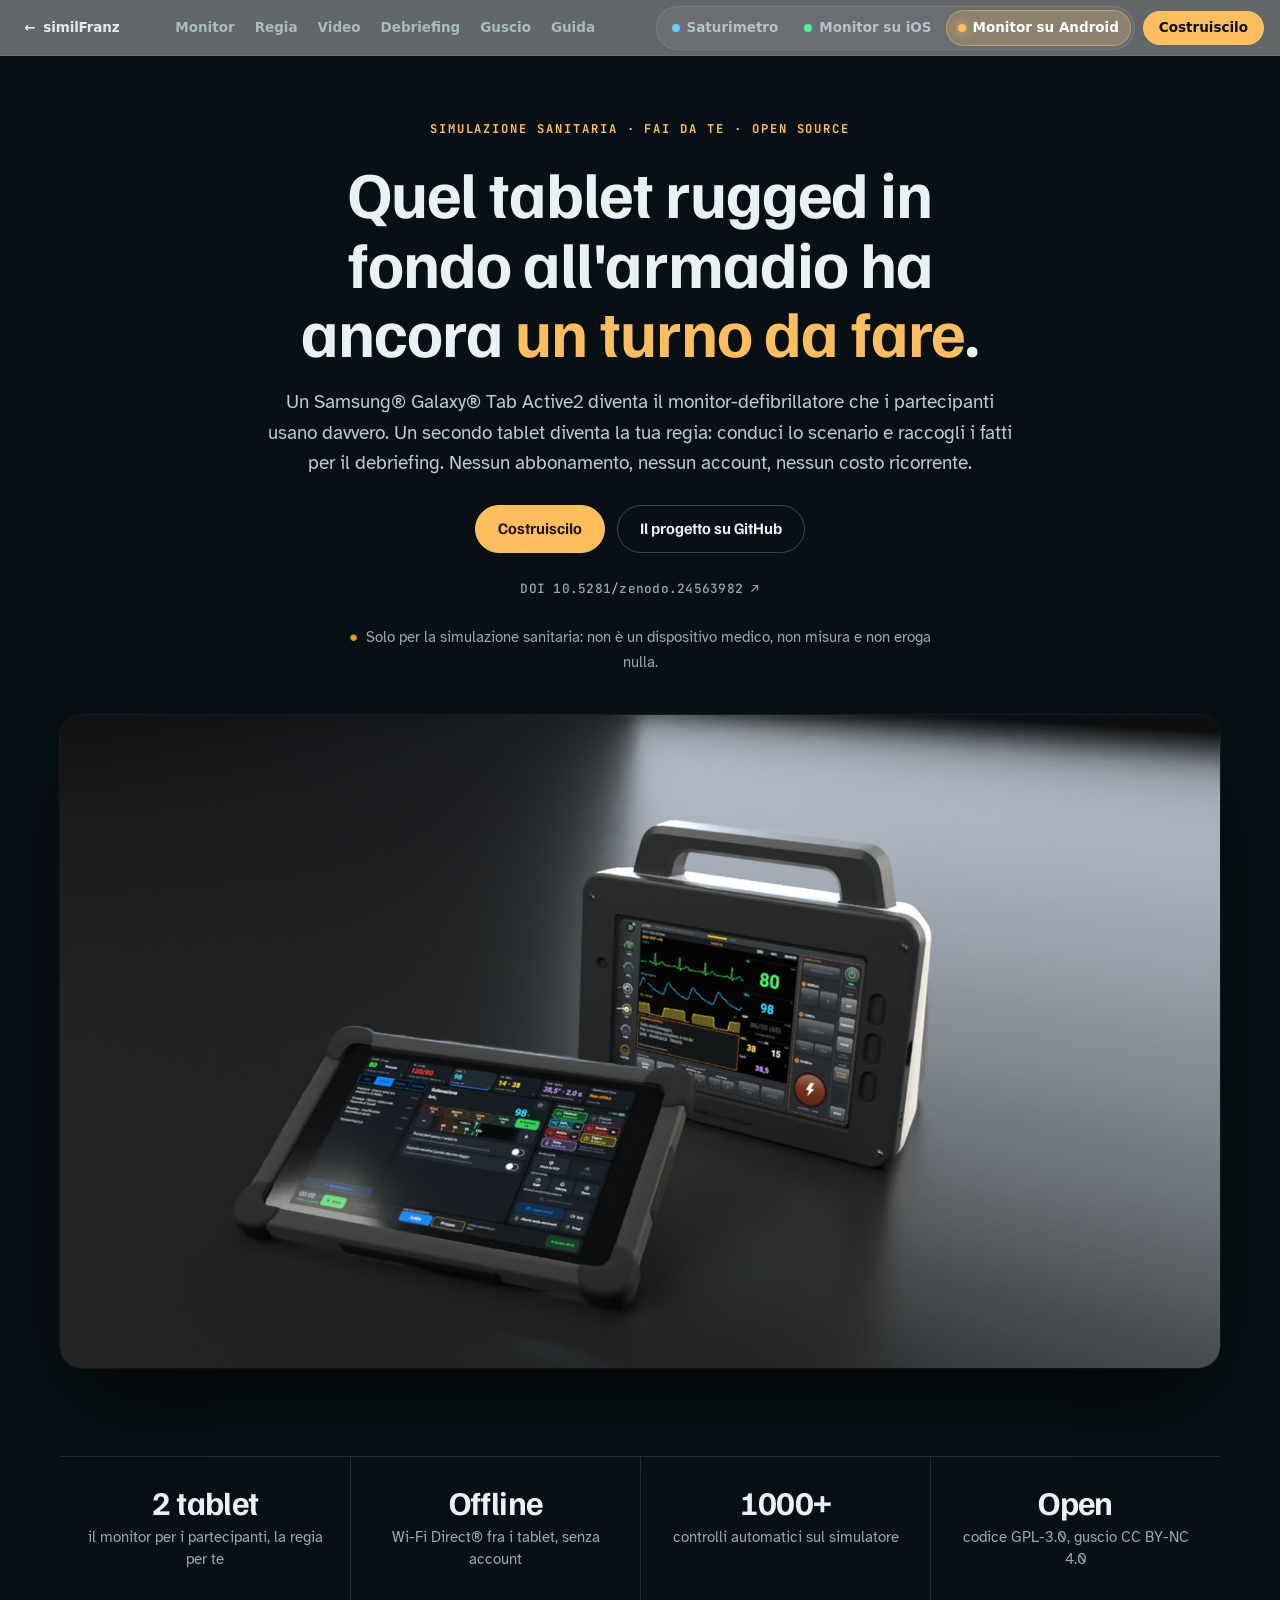
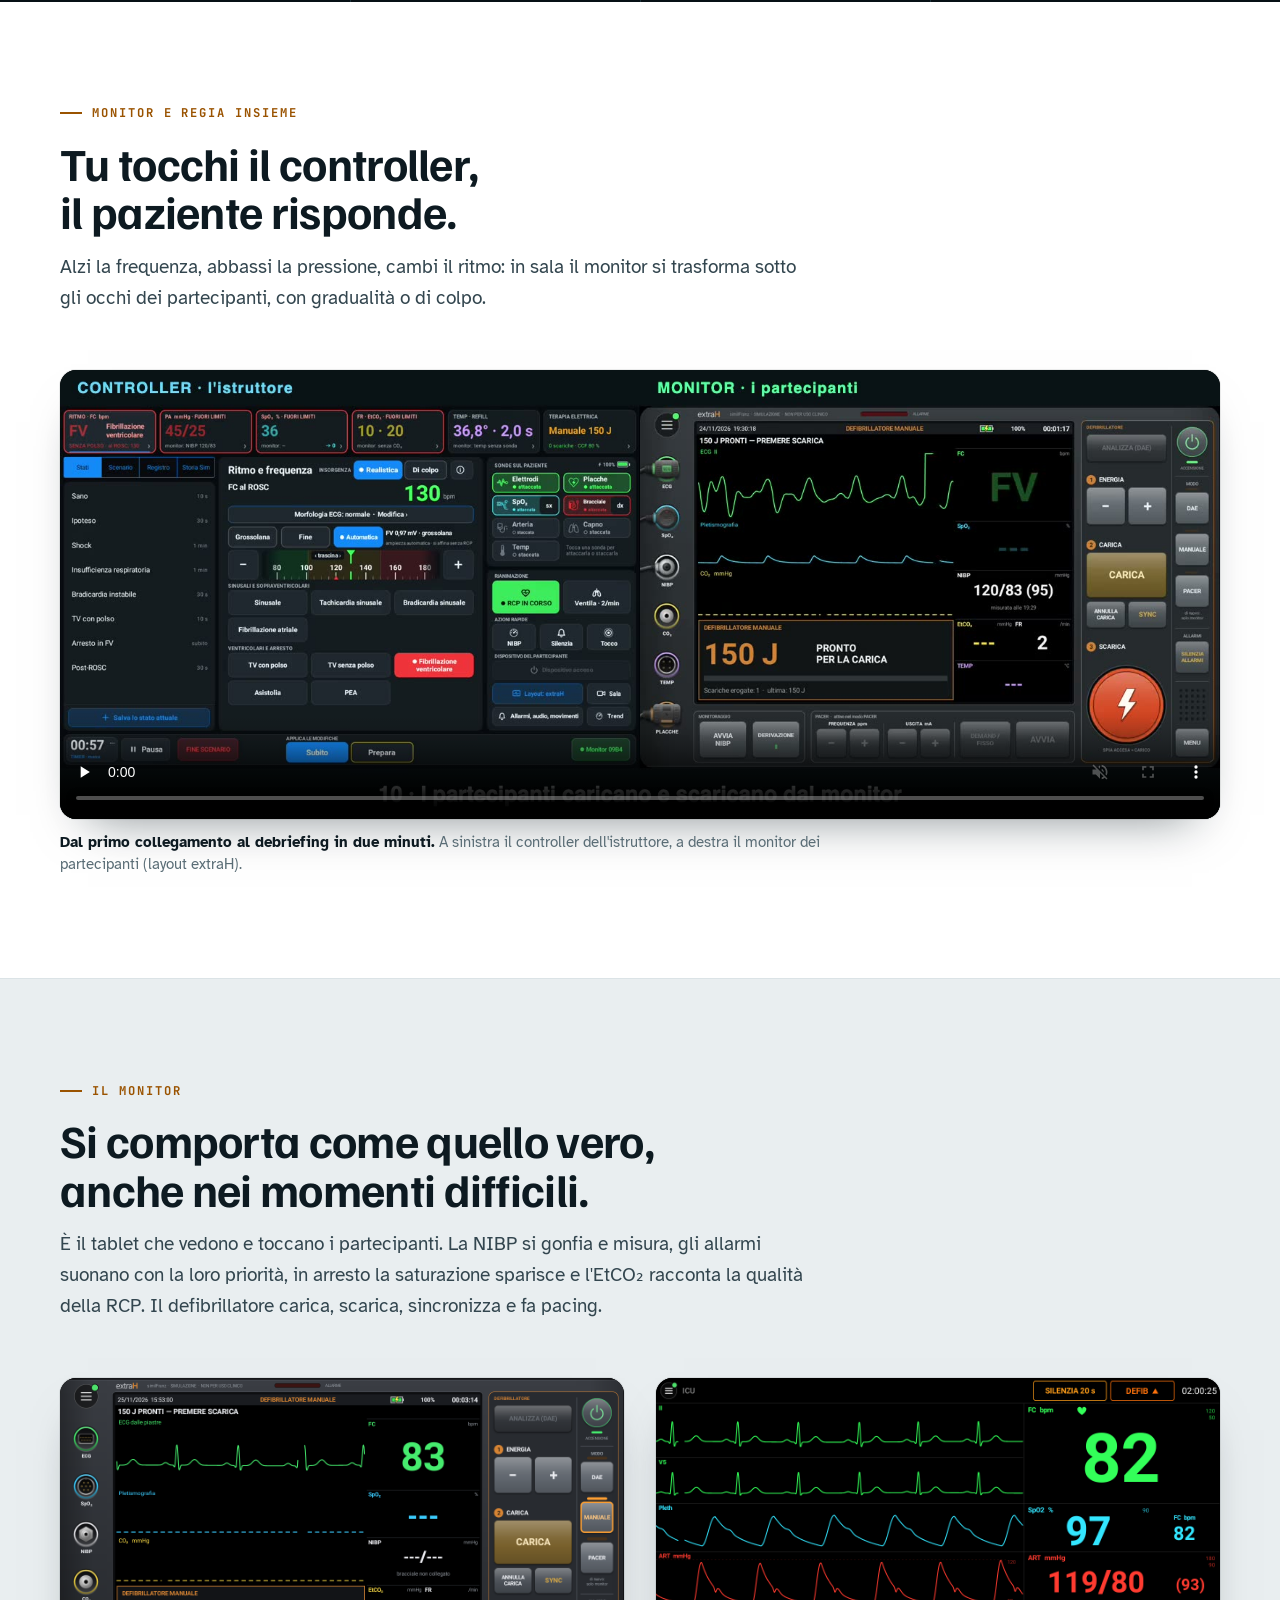
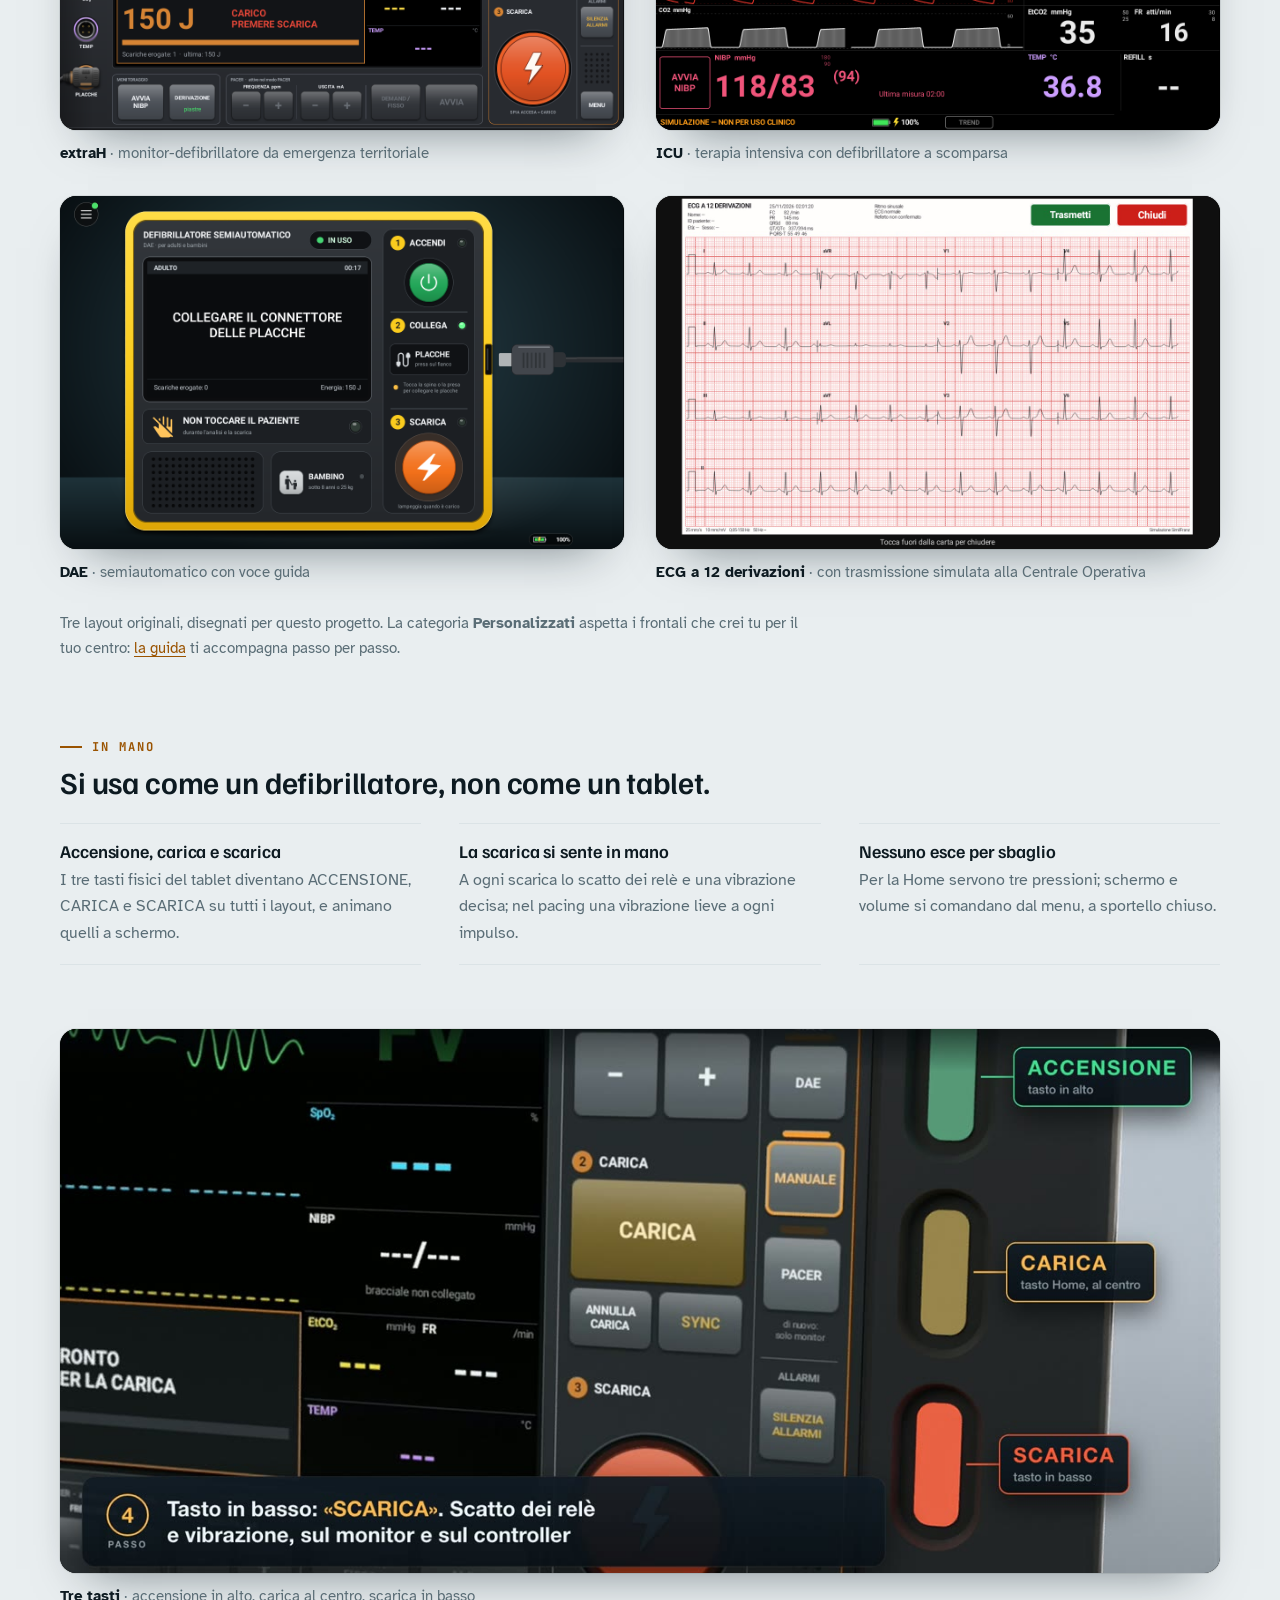
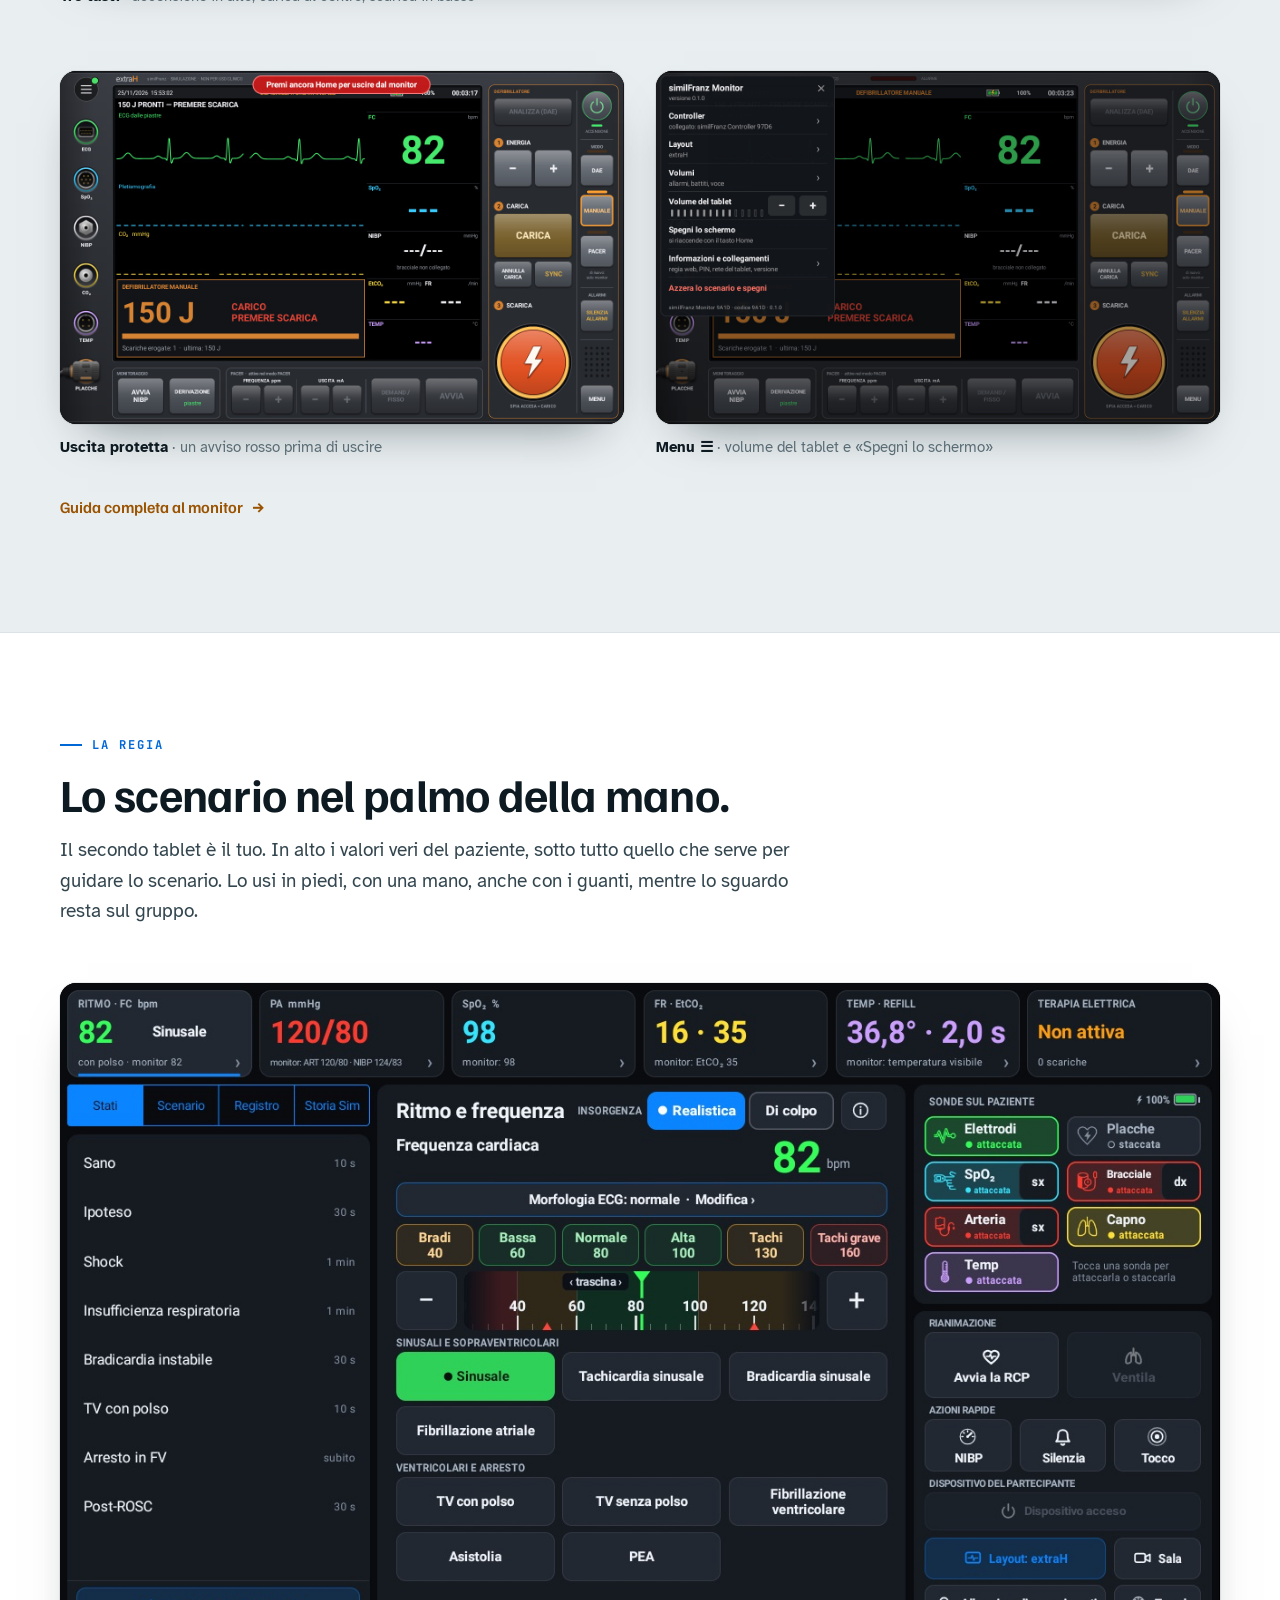
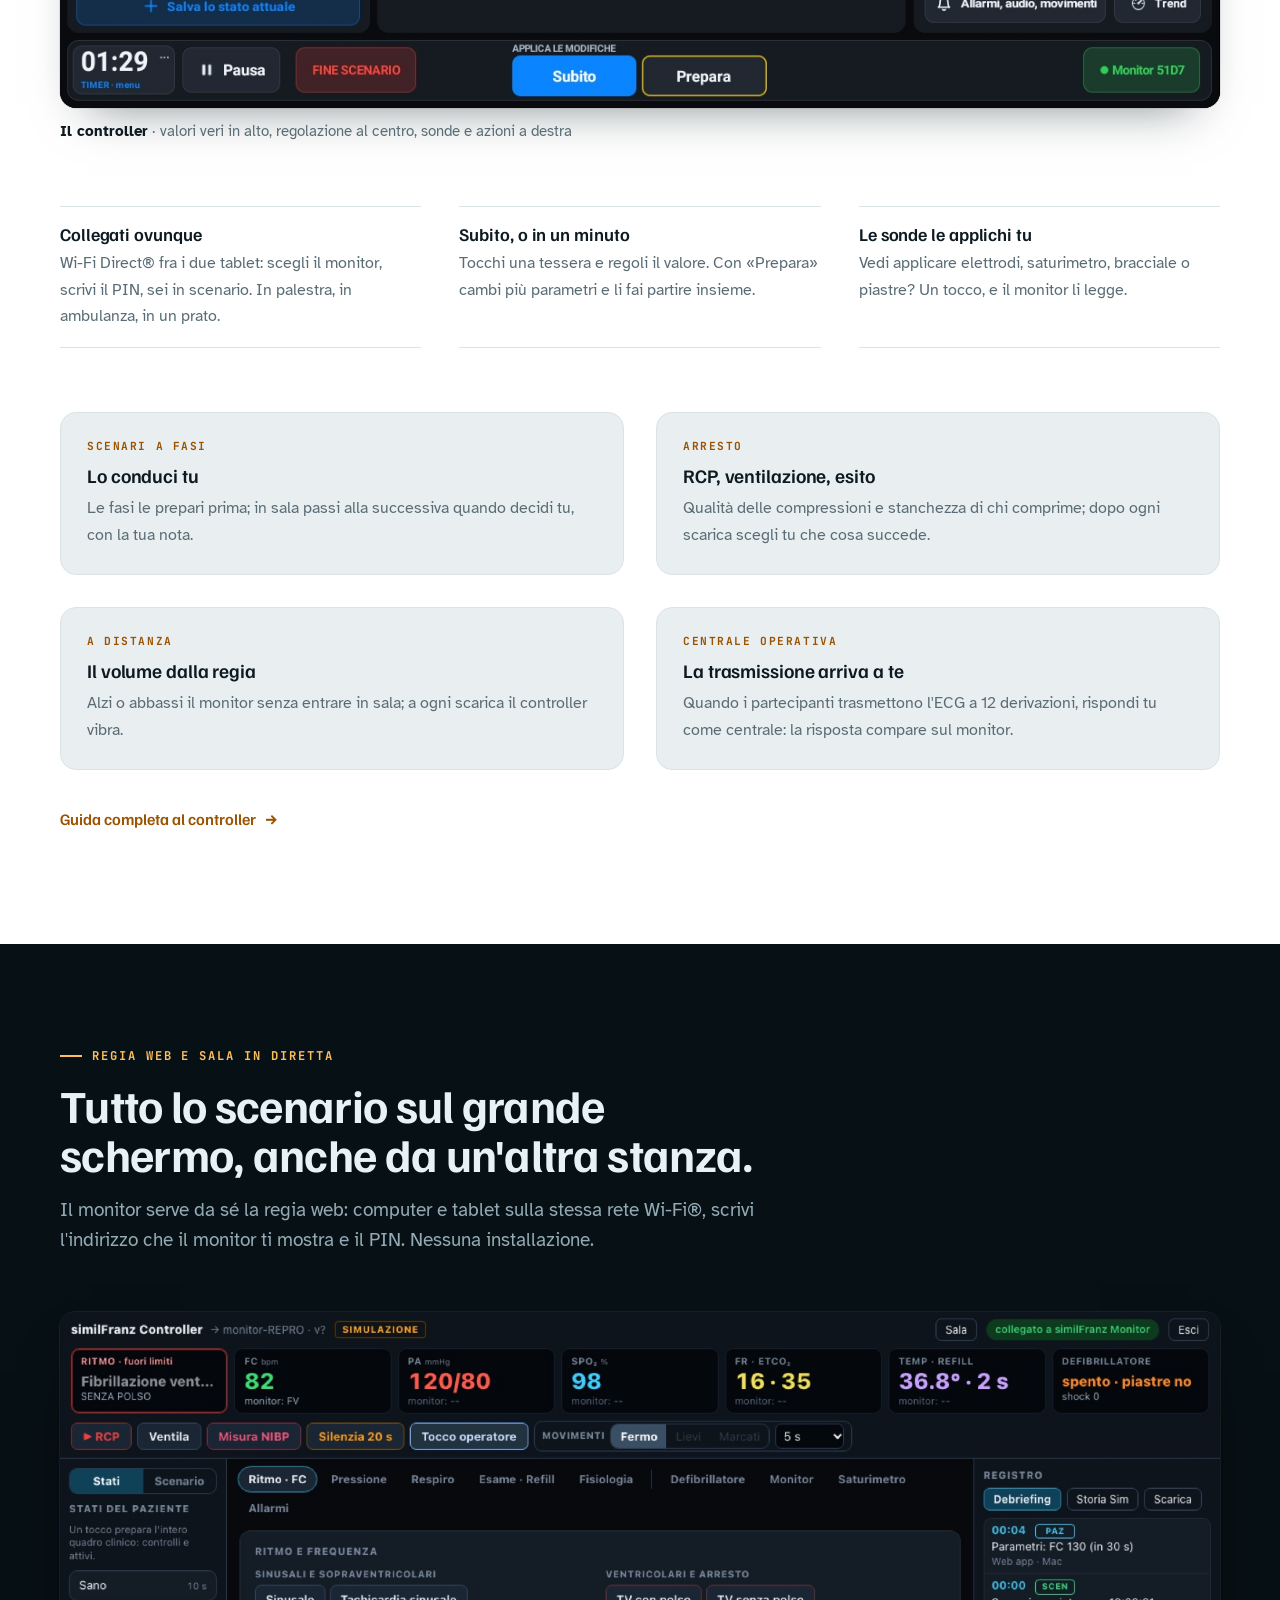
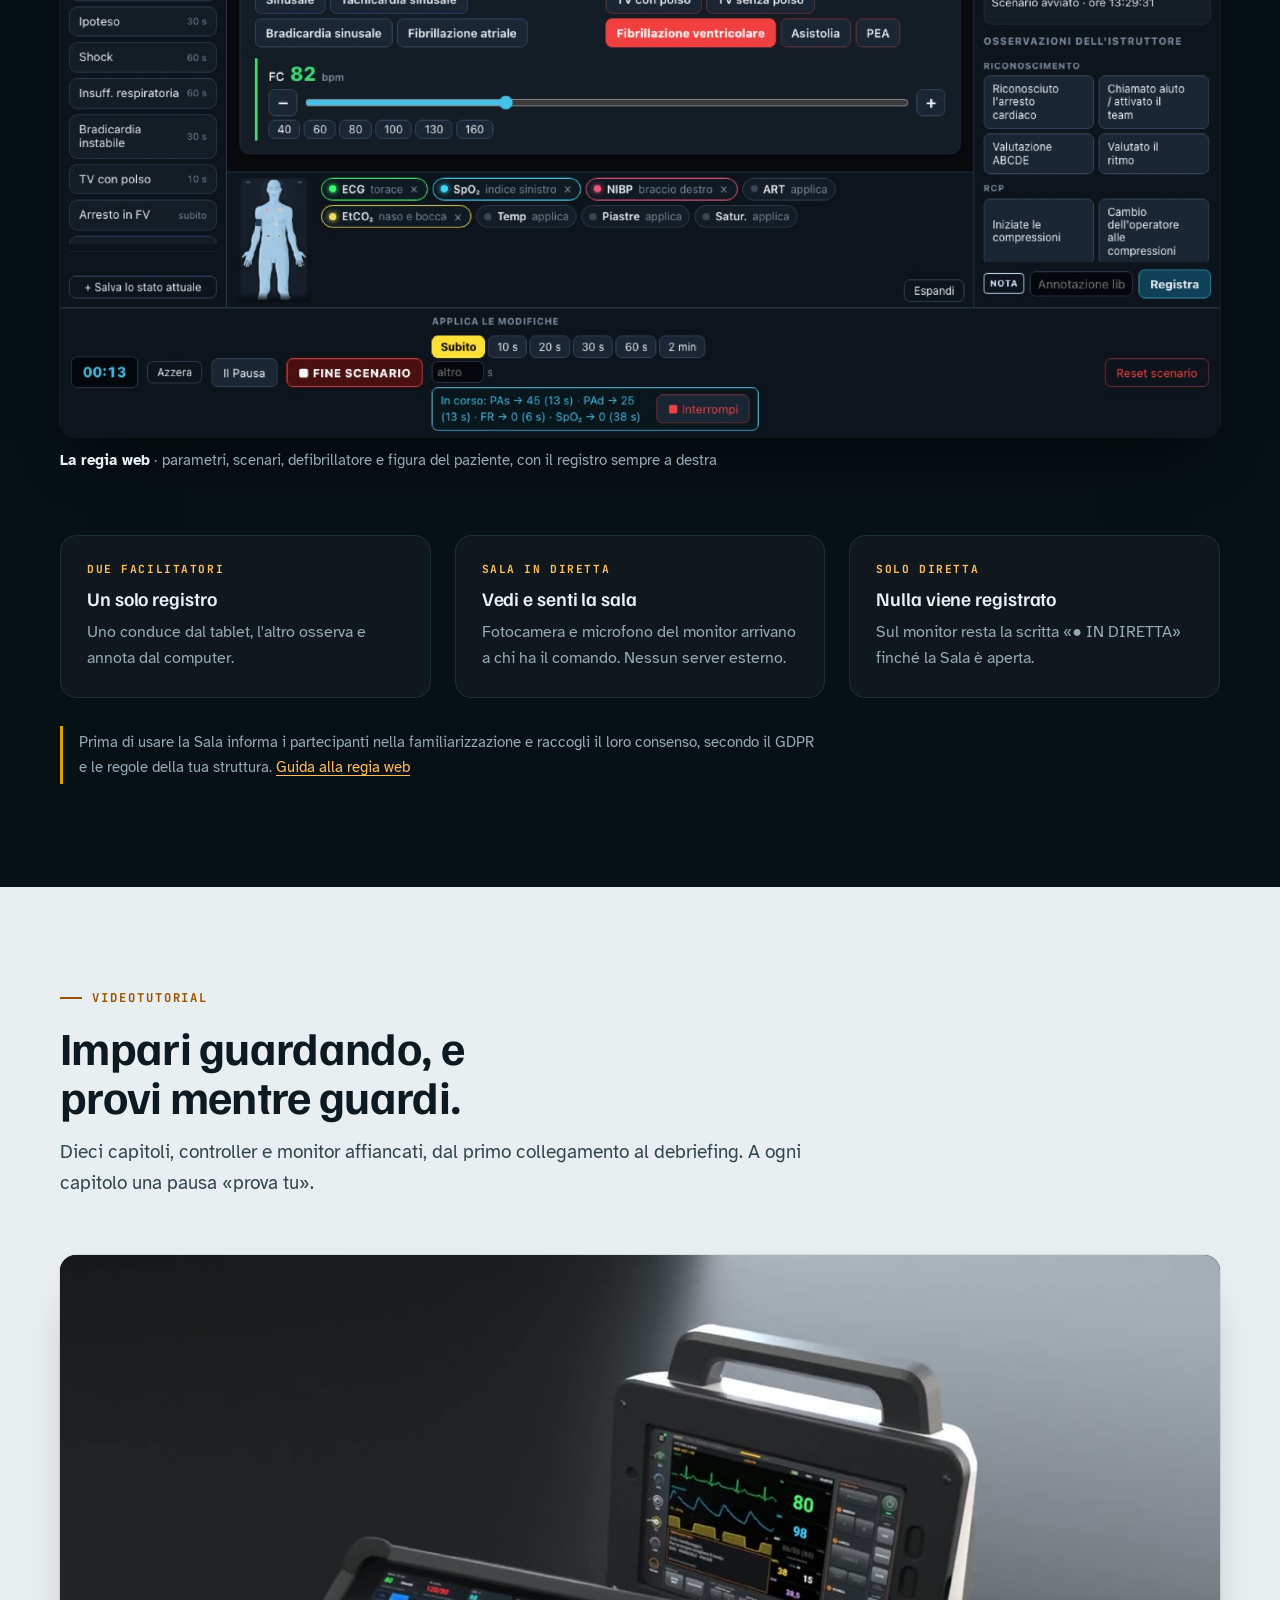
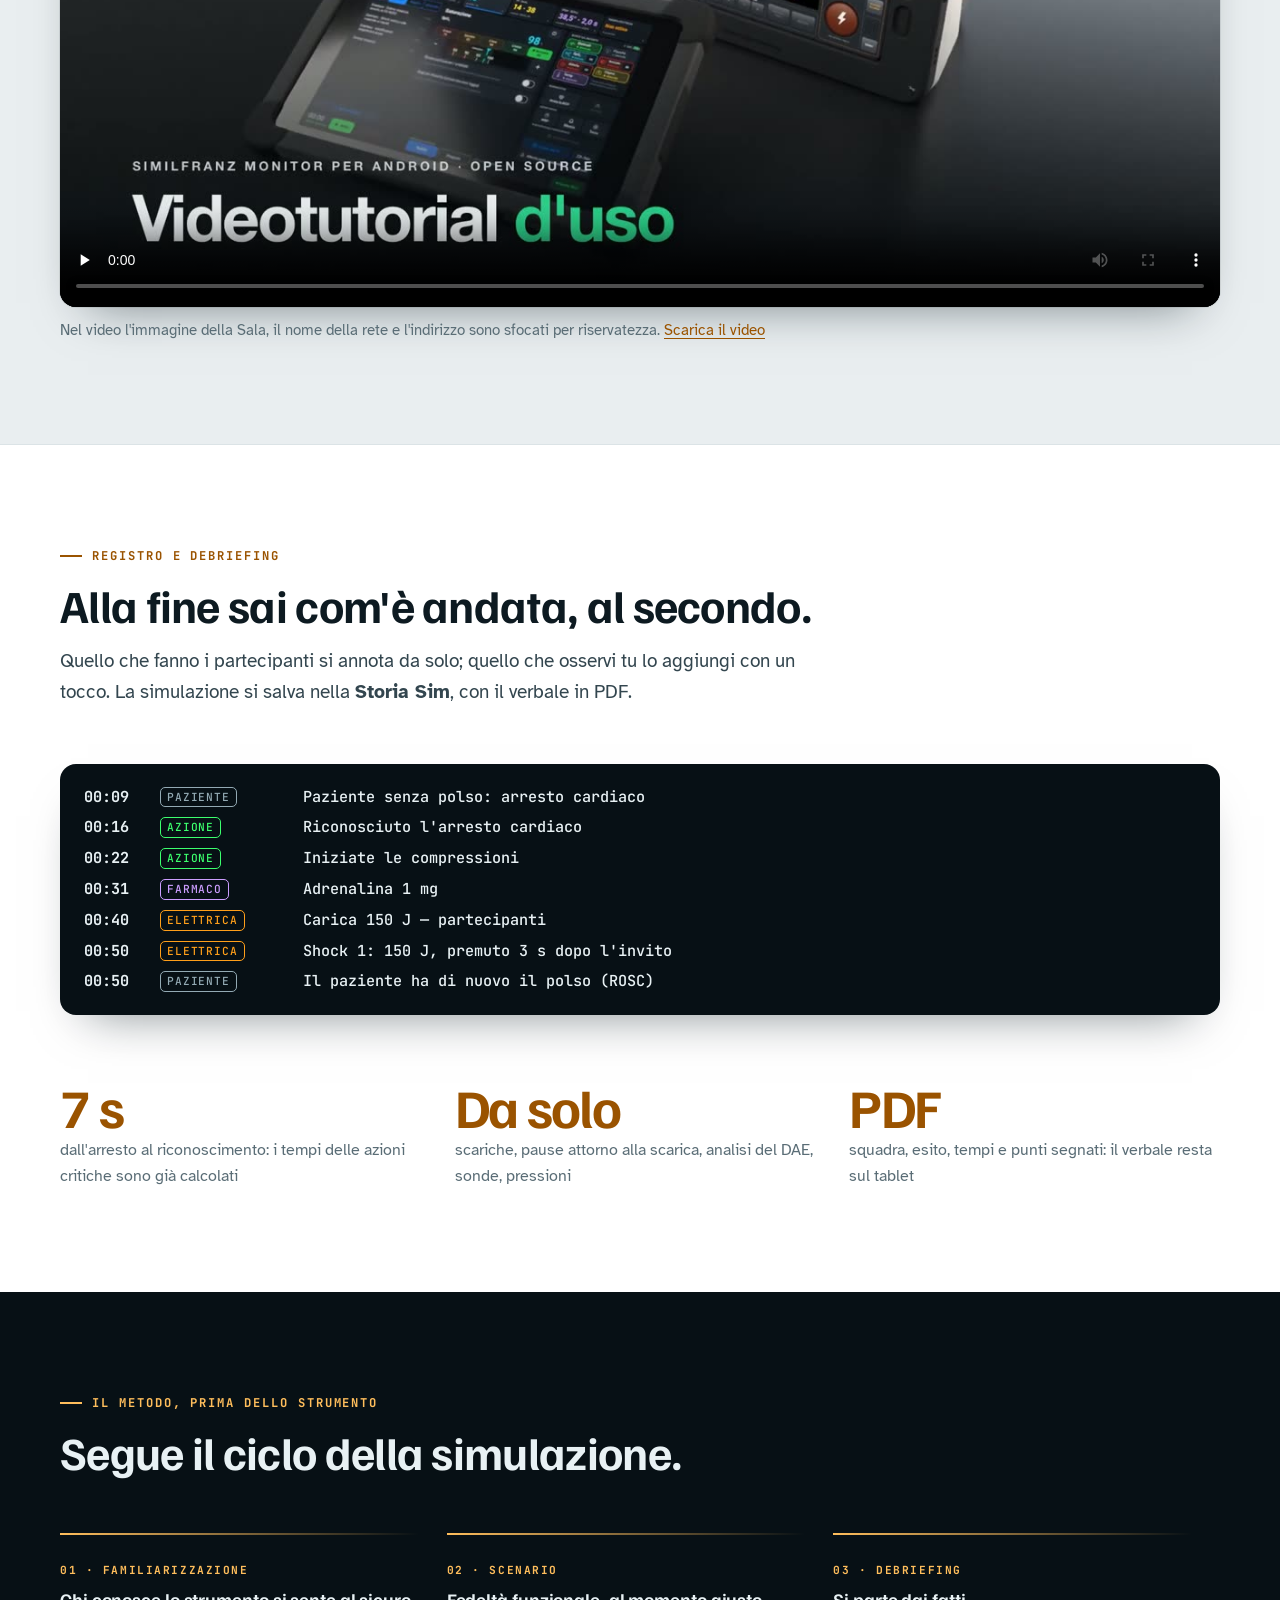
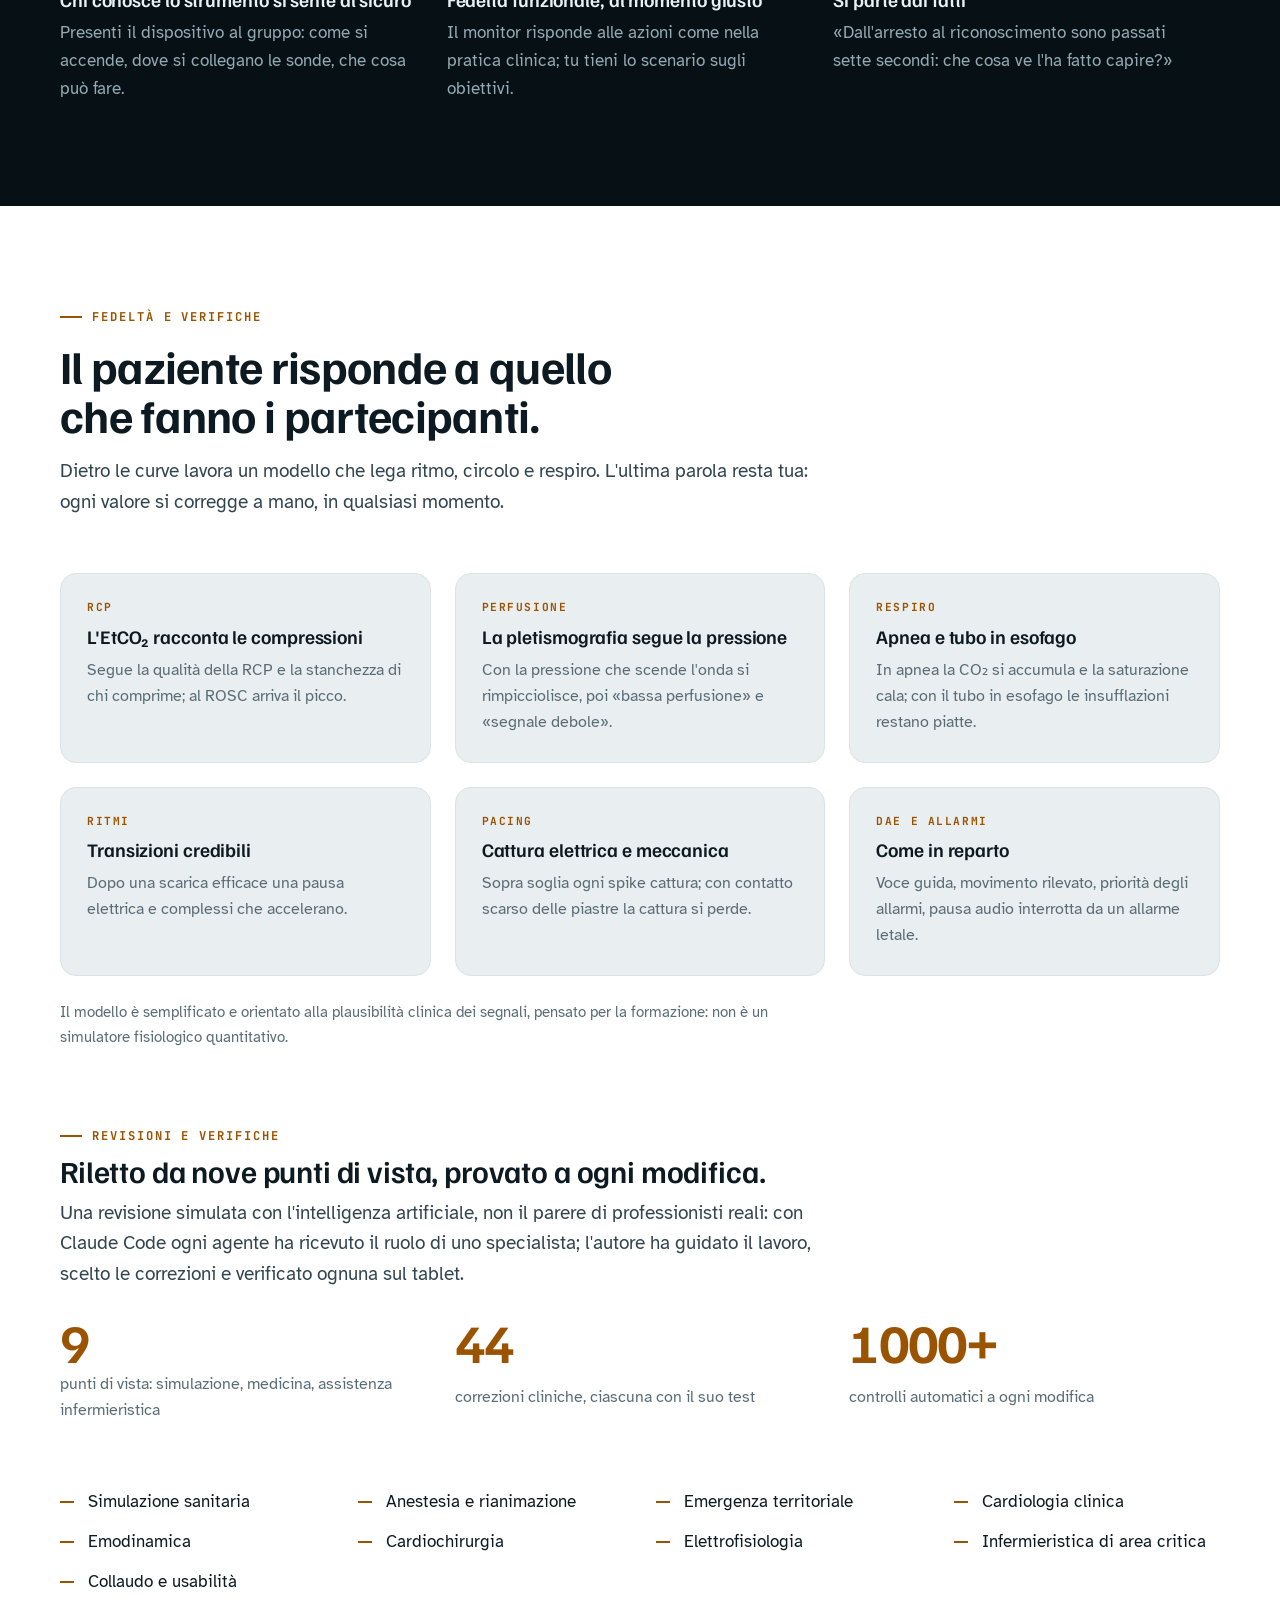
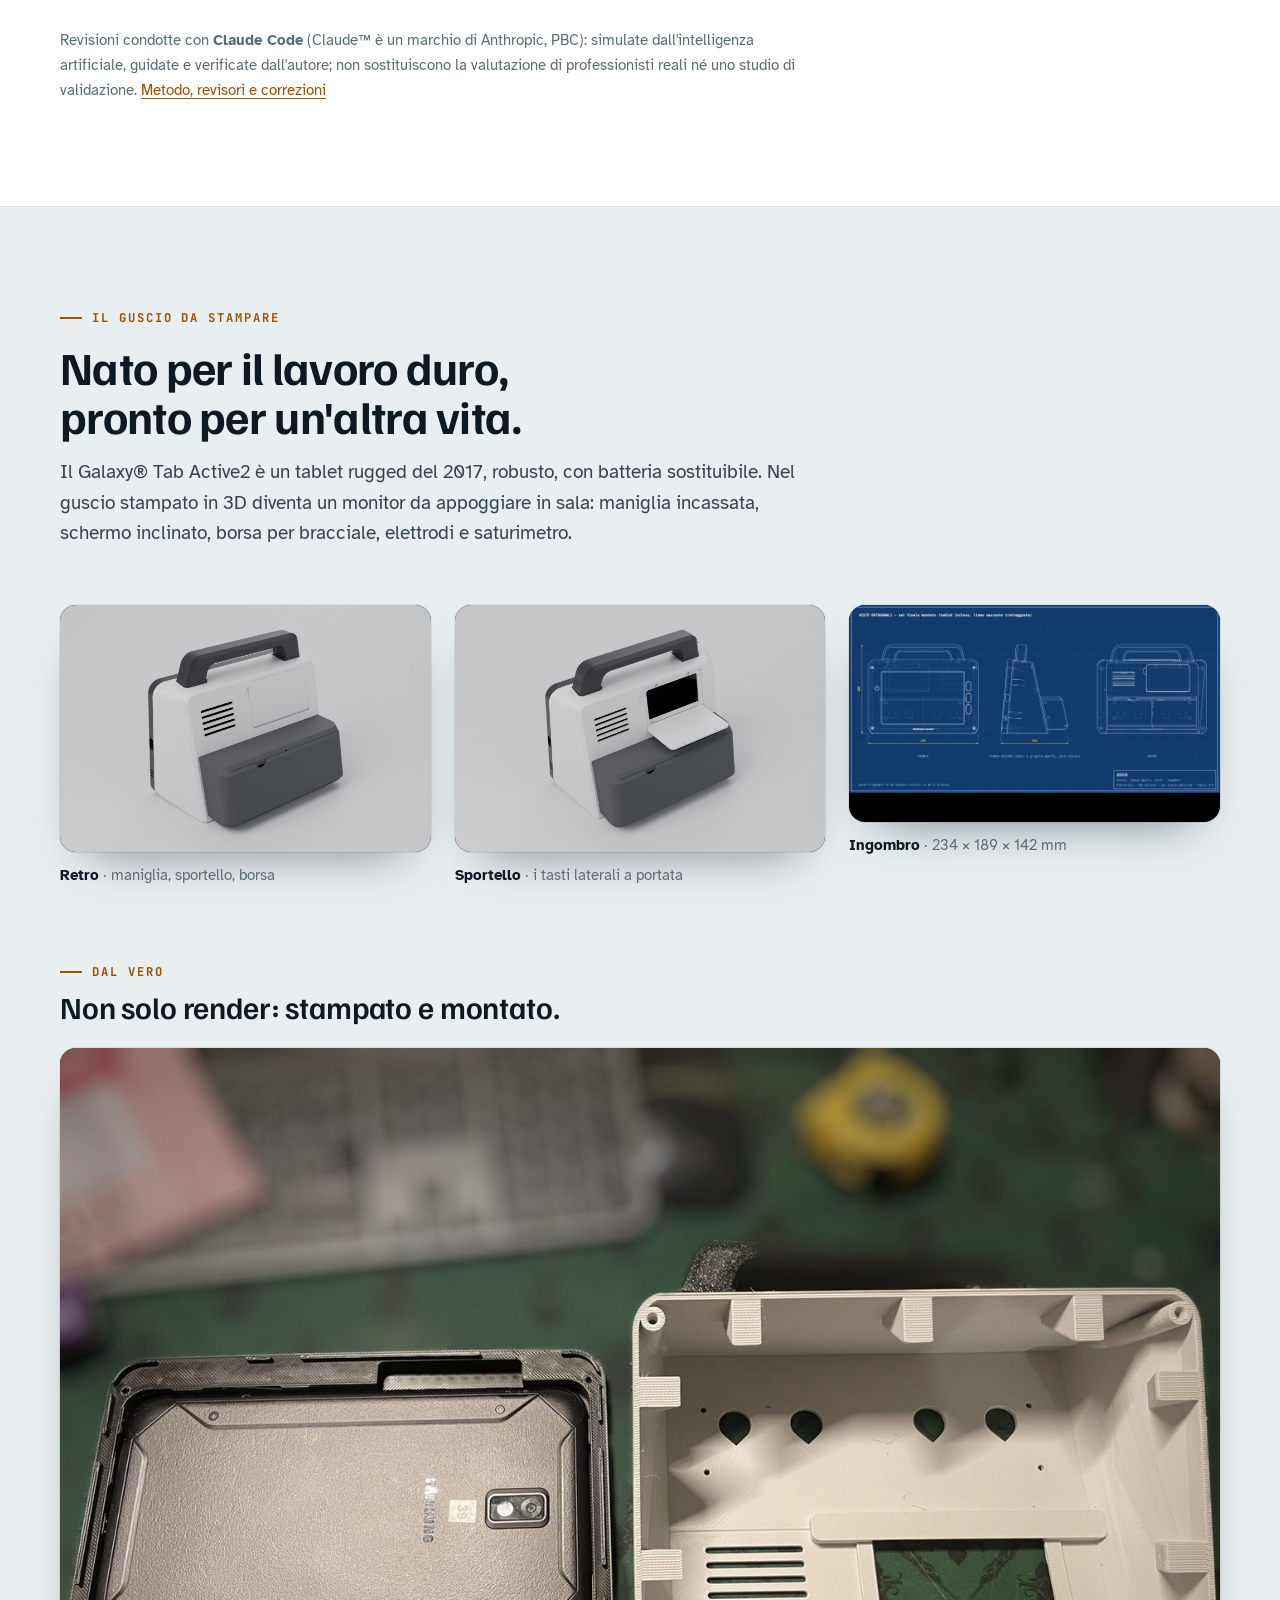
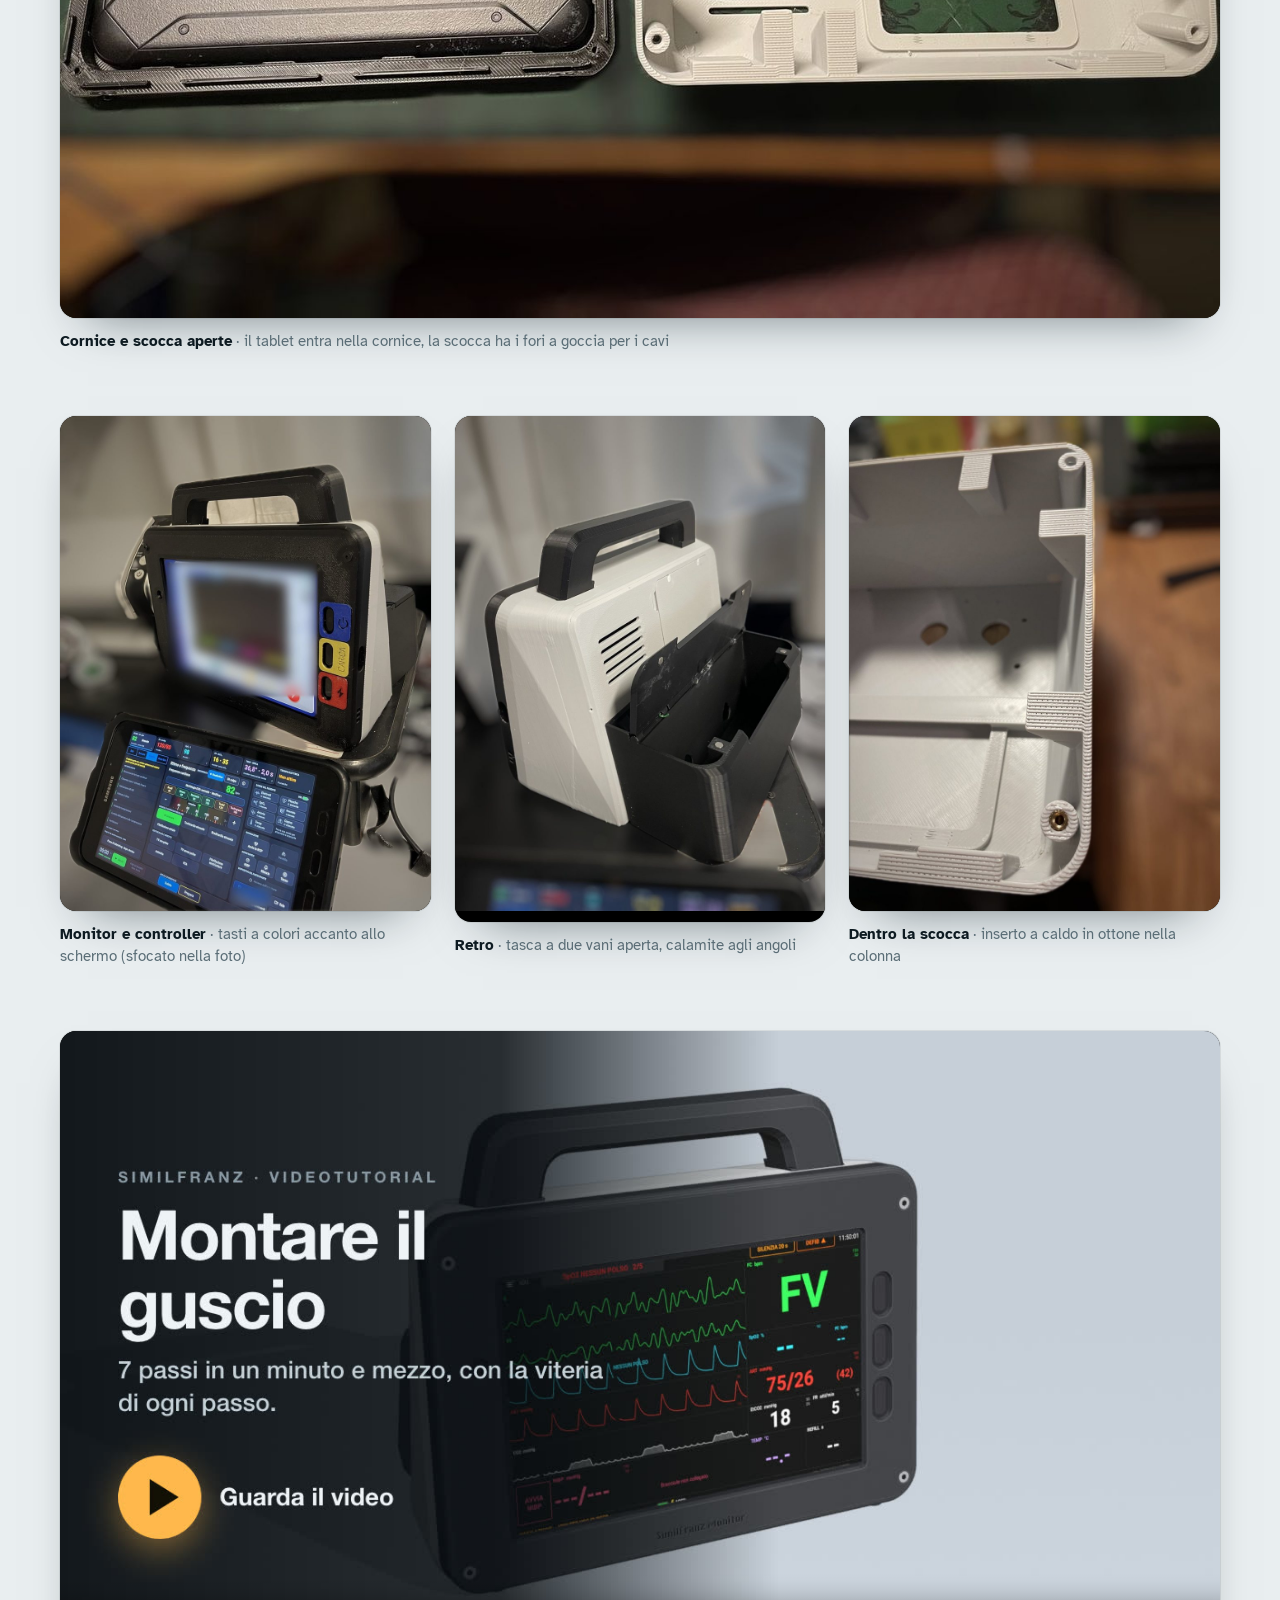
<file: docs/index.html>
<!doctype html>
<html lang="it">
<head>
<meta charset="utf-8">
<meta name="viewport" content="width=device-width, initial-scale=1">
<title>similFranz Monitor Android</title>
<meta name="description" content="Due tablet rugged Samsung® Galaxy® Tab Active2 diventano un monitor-defibrillatore da simulazione e la sua regia. Progetto open source per la simulazione sanitaria.">
<link rel="preconnect" href="https://fonts.googleapis.com">
<link rel="preconnect" href="https://fonts.gstatic.com" crossorigin>
<link rel="stylesheet" href="https://fonts.googleapis.com/css2?family=Familjen+Grotesk:wght@500;600;700&family=Atkinson+Hyperlegible:ital,wght@0,400;0,700;1,400&family=JetBrains+Mono:wght@500;700&display=swap">
<style>
/* Una sola gerarchia, ripetuta: occhiello · titolo · testo introduttivo, poi UN solo schema per sezione
   (immagine+testo affiancati, griglia regolare, passi numerati). Fasce chiare alternate a fasce «sala»
   (il nero-blu dello schermo del monitor). Identità: arancio similFranz Android; verde ECG, azzurro SpO2, ambra solo come colori clinici. */
:root {
  --bg: #e9eef0; --surface: #ffffff; --ink: #0d1a21; --ink-2: #33464f; --muted: #5a6d76; --line: #dbe3e6;
  --room: #071015; --room-2: #0c1a21; --room-ink: #e8f1f4; --room-muted: #93aab4; --room-line: #1b2f38;
  --ecg: #0f8a45; --ecg-screen: #3cff6e; --spo2: #0a86a6; --spo2-screen: #55dcff; --alarm: #e0a000; --regia: #0068d6;
  --brand: #9a5300; --brand-screen: #ffbe5c; --brand-hover: #ffd08a; --brand-ink: #1f1300; --brand-glow: rgba(255, 190, 92, .55);
  --radius: 16px; --max: 1160px; --text: 760px;
  --acc-s: var(--brand-screen); --acc-t: var(--brand); --acc-ink: var(--brand-ink);
  --font-display: "Familjen Grotesk", "Helvetica Neue", Arial, sans-serif;
  --font-body: "Atkinson Hyperlegible", "Segoe UI", Arial, sans-serif;
  --font-data: "JetBrains Mono", ui-monospace, Menlo, monospace;
}
@media (prefers-color-scheme: dark) {
  :root:not([data-theme="light"]) {
    --bg: #0a1419; --surface: #13242c; --ink: #e6eff2; --ink-2: #c3d2d8; --muted: #9bb0b9; --line: #20363f;
    --room: #04090c; --room-2: #0d1a20; --ecg: #3fcf88; --spo2: #4fd0ec; --brand: #ffbe5c; --regia: #4da3ff; color-scheme: dark;
  }
}
:root[data-theme="dark"] {
  --bg: #0a1419; --surface: #13242c; --ink: #e6eff2; --ink-2: #c3d2d8; --muted: #9bb0b9; --line: #20363f;
  --room: #04090c; --room-2: #0d1a20; --ecg: #3fcf88; --spo2: #4fd0ec; --brand: #ffbe5c; --regia: #4da3ff; color-scheme: dark;
}
*, *::before, *::after { box-sizing: border-box; }
html { -webkit-text-size-adjust: 100%; scroll-behavior: smooth; scroll-padding-top: 68px; }
@media (prefers-reduced-motion: reduce) { html { scroll-behavior: auto; } }
body { margin: 0; background: var(--bg); color: var(--ink); font: 400 1.0625rem/1.65 var(--font-body); }
a { color: var(--brand); text-underline-offset: 3px; }
h1, h2, h3 { font-family: var(--font-display); line-height: 1.06; text-wrap: balance; margin: 0; letter-spacing: -0.015em; }
h1 { font-size: clamp(2.4rem, 5.4vw, 4.1rem); font-weight: 700; }
h2 { font-size: clamp(1.9rem, 3.6vw, 2.9rem); font-weight: 700; }
h3 { font-size: 1.2rem; font-weight: 600; letter-spacing: -0.005em; }
p { margin: 0; }
img, video { max-width: 100%; height: auto; display: block; }
b { font-weight: 700; }

/* ---------- impalcatura ---------- */
.band { padding: clamp(64px, 8vw, 104px) max(16px, env(safe-area-inset-left, 0px)); }
.band.flush-top { padding-top: 0; }
.container { max-width: var(--max); margin: 0 auto; }
.room { background: var(--room); color: var(--room-ink); }
.room.alt { background: var(--room-2); }
.paper { background: var(--surface); }
.head { display: grid; gap: 16px; max-width: 760px; margin-bottom: clamp(36px, 5vw, 56px); }
.head .lead, .head h2 { max-width: none; }
.head.center h2, .head.center .lead { width: 100%; }
.note, .callout { max-width: 760px; }
.head.center { margin-inline: auto; text-align: center; justify-items: center; }
.eyebrow { font: 700 0.76rem/1.5 var(--font-data); letter-spacing: 0.16em; text-transform: uppercase; color: var(--brand); display: inline-flex; gap: 10px; align-items: center; }
.eyebrow::before { content: ""; width: 22px; height: 2px; background: currentColor; }
.head.center .eyebrow::before { display: none; }
.room .eyebrow { color: var(--brand-screen); }
.lead { font-size: clamp(1.1rem, 1.5vw, 1.28rem); line-height: 1.6; color: var(--ink-2); max-width: 66ch; }
.room .lead { color: var(--room-muted); }
.note { font-size: 0.95rem; color: var(--muted); max-width: 760px; }
.room .note { color: var(--room-muted); }
.room a { color: var(--brand-screen); }

/* ---------- pulsanti: vedi la grammatica comune in fondo ---------- */

/* ---------- apertura: centrata, immagine grande sotto ---------- */
.hero-copy { display: grid; gap: 26px; justify-items: center; text-align: center; max-width: 760px; margin: 0 auto; }
.hero h1 { max-width: 22ch; }
.hero h1 em { font-style: normal; color: var(--brand-screen); }
.hero .lead { color: #b9cad1; max-width: 62ch; }
.hero-shot { margin: 40px auto 0; max-width: var(--max); position: relative; }
.hero-shot img { width: 100%; border-radius: 22px; box-shadow: 0 40px 80px -30px rgba(0,0,0,.8), 0 0 0 1px rgba(255,255,255,.06); }

/* ---------- immagini: un solo trattamento ---------- */
.shot { margin: 0; display: grid; gap: 12px; }
.shot .frame { border-radius: var(--radius); overflow: hidden; background: #000; box-shadow: 0 24px 48px -28px rgba(6, 22, 30, .55), 0 0 0 1px rgba(13, 26, 33, .08); }
.room .shot .frame { box-shadow: 0 30px 60px -30px rgba(0,0,0,.9), 0 0 0 1px rgba(255,255,255,.07); }
.shot .frame img, .shot .frame video { width: 100%; }
.shot .frame.screen img { aspect-ratio: 16 / 10; object-fit: cover; }
.shot figcaption { font-size: 0.93rem; line-height: 1.5; color: var(--muted); }
.shot figcaption b { color: var(--ink); font-weight: 700; }
.room .shot figcaption { color: var(--room-muted); }
.room .shot figcaption b { color: var(--room-ink); }

/* ---------- schemi ---------- */
.split { display: grid; grid-template-columns: minmax(0, 1.15fr) minmax(0, 1fr); gap: clamp(32px, 5vw, 64px); align-items: center; }
.split.rev > :first-child { order: 2; }
.split + .split { margin-top: clamp(56px, 7vw, 96px); }
.stack { display: grid; gap: 20px; align-content: start; }
.g2 { display: grid; grid-template-columns: repeat(2, minmax(0, 1fr)); gap: clamp(20px, 3vw, 32px); }
.g3 { display: grid; grid-template-columns: repeat(3, minmax(0, 1fr)); gap: clamp(16px, 2.4vw, 24px); }
.g4 { display: grid; grid-template-columns: repeat(2, minmax(0, 1fr)); gap: clamp(16px, 2.4vw, 24px); }
.gap-top { margin-top: clamp(40px, 5vw, 64px) !important; }

/* elenco di funzioni: titolo + testo, una riga sottile fra le voci */
.feats { display: grid; gap: 0; margin: 0; padding: 0; list-style: none; }
.feats li { display: grid; gap: 6px; padding: 18px 0; border-top: 1px solid var(--line); align-content: start; }
.feats li:last-child { border-bottom: 1px solid var(--line); }
.room .feats li { border-color: var(--room-line); }
.feats h3 { font-size: 1.12rem; }
.feats p { color: var(--muted); font-size: 1rem; }
.room .feats p { color: var(--room-muted); }

.feats.row3 { grid-template-columns: repeat(3, minmax(0, 1fr)); gap: 0 clamp(20px, 3vw, 40px); }
.feats.row3 li { border-bottom: 1px solid var(--line); }
.room .feats.row3 li { border-color: var(--room-line); }
@media (max-width: 900px) { .feats.row3 { grid-template-columns: 1fr; } .feats.row3 li + li { border-top: 0; } }
.sub { display: grid; gap: 10px; margin: clamp(48px, 6vw, 80px) 0 24px; max-width: 760px; }
.sub h3 { font-size: clamp(1.5rem, 2.4vw, 2rem); }
/* schede: tutte uguali, altezza uniforme */
.card { background: var(--surface); border: 1px solid var(--line); border-radius: var(--radius); padding: 26px; display: grid; gap: 10px; align-content: start; }
.paper .card { background: var(--bg); }
.room .card { background: rgba(255,255,255,.035); border-color: var(--room-line); }
.card p { color: var(--muted); font-size: 1rem; }
.room .card p { color: var(--room-muted); }
.tag { font: 700 0.7rem/1.4 var(--font-data); letter-spacing: 0.14em; text-transform: uppercase; }

/* passi numerati */
.steps { counter-reset: s; }
.steps .card { counter-increment: s; }
.steps .card::before { content: counter(s, decimal-leading-zero); font: 700 0.95rem/1 var(--font-data); color: var(--brand); letter-spacing: 0.08em; }
.room .steps .card::before { color: var(--brand-screen); }
.steps ul, .steps ol { margin: 0; padding-left: 1.1em; color: var(--muted); font-size: 1rem; display: grid; gap: 7px; }
.steps b { color: var(--ink); }
kbd { font: 700 0.82em/1 var(--font-data); background: var(--surface); border: 1px solid var(--line); border-bottom-width: 2px; border-radius: 6px; padding: 2px 6px; color: var(--ink); white-space: nowrap; }

/* ciclo della simulazione: tre tappe collegate */
.cycle { display: grid; grid-template-columns: repeat(3, minmax(0, 1fr)); gap: 0; position: relative; }
.cycle > div { padding: 0 28px 0 0; display: grid; gap: 10px; align-content: start; }
.cycle > div::before { content: ""; display: block; height: 2px; background: linear-gradient(90deg, var(--brand-screen), transparent); margin-bottom: 18px; }
.cycle p { color: var(--room-muted); }

/* registro */
.log { font: 500 0.95rem/1.5 var(--font-data); background: var(--room); color: var(--room-ink); border-radius: var(--radius); padding: 22px 24px; display: grid; gap: 8px; overflow-x: auto; box-shadow: 0 24px 48px -28px rgba(6,22,30,.55); }
.log div { display: grid; grid-template-columns: 4.2em 8.6em 1fr; gap: 12px; white-space: nowrap; align-items: center; }
.log b { font-weight: 700; }
.log i { font-style: normal; font-size: 0.7rem; letter-spacing: 0.08em; text-transform: uppercase; border: 1px solid currentColor; border-radius: 5px; padding: 1px 6px; justify-self: start; }
.k-act { color: var(--ecg-screen); } .k-el { color: #ff9f1a; } .k-pt { color: var(--room-muted); } .k-dr { color: #cc9eff; }
.big-num { display: grid; gap: 4px; }
.big-num b { font: 700 clamp(2.4rem, 4.4vw, 3.4rem)/1 var(--font-display); letter-spacing: -0.03em; color: var(--brand); }
.room .big-num b { color: var(--brand-screen); }
.big-num span { color: var(--muted); font-size: 0.98rem; }
.room .big-num span { color: var(--room-muted); }
.callout { border-left: 3px solid var(--alarm); padding: 4px 0 4px 16px; color: var(--muted); font-size: 0.95rem; max-width: 760px; }
.room .callout { color: var(--room-muted); }

footer { background: var(--room); color: var(--room-muted); padding: 64px max(16px, env(safe-area-inset-left, 0px)) 48px; font-size: 0.9rem; line-height: 1.6; }
footer .cols { column-count: 2; column-gap: 48px; }
footer .cols p { break-inside: avoid; margin-bottom: 18px; }
footer b { color: var(--room-ink); }
footer a { color: var(--brand-screen); }
footer .sign { margin-top: 36px; padding-top: 22px; border-top: 1px solid var(--room-line); display: flex; flex-wrap: wrap; gap: 8px 24px; justify-content: space-between; }

@media (max-width: 900px) {
  .hero-grid, .split, .g2 { grid-template-columns: 1fr; }
  .split.rev > :first-child { order: 0; }
  .g3, .g4, .cycle { grid-template-columns: 1fr 1fr; }
  footer .cols { column-count: 1; }
}
@media (max-width: 600px) {
  .g3, .g4, .cycle { grid-template-columns: 1fr; }
  .cycle > div { padding: 0 0 26px; }
  .log div { grid-template-columns: 4.2em 1fr; } .log i { display: none; }
}
/* smartphone verticale: ritocchi solo sotto i 760 px, il desktop resta com'è */
@media (max-width: 600px) {
  .log div { align-items: start; } .log span { white-space: normal; }
}
@media (max-width: 400px) { .hero .eyebrow { letter-spacing: 0.12em; } }

/* ================= grammatica comune similFranz (audit del 26/11/2026) =================
   Blocco identico sulle pagine Saturimetro, Monitor su iOS e Monitor su Android: cambiano solo le variabili
   d'accento definite in :root (--acc-s colore schermo, --acc-t variante per testi e pulsanti sul chiaro,
   --acc-ink inchiostro sopra l'accento). */
:root { --acc-fill-ink: #fff; }
@media (prefers-color-scheme: dark) { :root:not([data-theme="light"]) { --acc-fill-ink: var(--acc-ink); } }
:root[data-theme="dark"] { --acc-fill-ink: var(--acc-ink); }

/* fasce: stacco visibile fra due fasce chiare (e fra tutte, nel tema scuro), padding più corto */
.band { padding-top: clamp(64px, 8vw, 104px); padding-bottom: clamp(64px, 8vw, 104px); }
.band:not(.room) + .band:not(.room) { border-top: 1px solid var(--line); }
@media (prefers-color-scheme: dark) {
  :root:not([data-theme="light"]) .band + .band, :root:not([data-theme="light"]) .band + footer { border-top: 1px solid var(--line); }
}
:root[data-theme="dark"] .band + .band, :root[data-theme="dark"] .band + footer { border-top: 1px solid var(--line); }

/* testi: occhiello, larghezze, didascalie */
.eyebrow { line-height: 1.5; color: var(--acc-t); }
.room .eyebrow { color: var(--acc-s); }
.head.center .eyebrow { justify-self: center; }
.head.center .eyebrow::before { display: none; }
.body p, .stack > p { max-width: var(--text); }
.shot figcaption { max-width: var(--text); }
.after { margin-top: clamp(28px, 4vw, 40px); }
.center-note { margin-inline: auto; text-align: center; }
.tag { color: var(--acc-t); }
.room .tag { color: var(--acc-s); }
.steps .card::before { color: var(--acc-t); }
.room .steps .card::before { color: var(--acc-s); }

/* focus e link «→» */
a:focus-visible, button:focus-visible, summary:focus-visible { outline: 3px solid var(--acc-t); outline-offset: 3px; border-radius: 6px; }
.room a:focus-visible, .room button:focus-visible, footer a:focus-visible, footer summary:focus-visible { outline-color: var(--acc-s); }
.more { font: 600 1rem/1.2 var(--font-display); text-decoration: none; display: inline-flex; gap: 8px; align-items: center; min-height: 44px; }
.more::after { content: "→"; transition: transform .15s; }
.more:hover { text-decoration: underline; }
.more:hover::after { transform: translateX(3px); }

/* pulsanti: primaria piena (variante scura sul chiaro, accento schermo in sala), secondaria con bordo */
.ctas { display: flex; flex-wrap: wrap; gap: 12px; }
.ctas.center { justify-content: center; }
.btn { display: inline-flex; align-items: center; justify-content: center; gap: 10px; min-height: 48px; padding: 14px 22px; border-radius: 999px;
  font: 700 1rem/1.1 var(--font-display); text-decoration: none; cursor: pointer; background: transparent;
  color: var(--ink); border: 1.5px solid var(--line); transition: background .2s, border-color .2s, filter .2s; }
.room .btn, .room a.btn { color: var(--room-ink); border-color: rgba(255,255,255,.22); }
.btn.primary, a.btn.primary { background: var(--acc-t); border-color: var(--acc-t); color: var(--acc-fill-ink); }
.room .btn.primary, .room a.btn.primary { background: var(--acc-s); border-color: var(--acc-s); color: var(--acc-ink); }
.btn:not(.primary):hover { background: color-mix(in srgb, currentColor 8%, transparent); border-color: currentColor; }
.btn.primary:hover { filter: brightness(1.08); }

/* apertura: occhiello · h1 · lead · 1 primaria + 1 secondaria · DOI · sicurezza · dispositivo · fatti */
.band.hero { padding-top: clamp(40px, 5vw, 72px); padding-bottom: 0; overflow: hidden; }
.hero-copy { gap: 20px; }
.hero h1 { font-size: clamp(2.4rem, 5.4vw, 4.1rem); }
.hero .eyebrow { flex-wrap: wrap; justify-content: center; justify-self: center; }
.hero .eyebrow::before { display: none; }
.hero .ctas { justify-content: center; margin-top: 6px; }
.room a.doi-badge, .doi-badge { display: inline-flex; align-items: center; min-height: 32px; font: 500 0.8rem/1.4 var(--font-data); letter-spacing: 0.02em; color: var(--room-muted); text-decoration: none; }
.room a.doi-badge:hover { color: var(--room-ink); text-decoration: underline; }
.safety { font-size: 0.95rem; color: var(--room-muted); max-width: 60ch; }
.safety::before { content: "●"; color: var(--alarm); margin-right: 8px; }
.facts { margin-top: clamp(48px, 7vw, 88px); display: grid; grid-template-columns: repeat(4, minmax(0, 1fr)); border-top: 1px solid var(--room-line); }
.facts div { padding: 28px 24px 32px; display: grid; gap: 8px; text-align: center; justify-items: center; align-content: start; }
.facts div + div { border-left: 1px solid var(--room-line); }
.facts b { font: 700 clamp(1.7rem, 2.6vw, 2.2rem)/1 var(--font-display); color: var(--room-ink); letter-spacing: -0.02em; }
.facts span { color: var(--room-muted); font-size: 0.95rem; line-height: 1.45; max-width: 24ch; }

/* elenchi informativi: un trattino, mai una pillola con bordo (riservata ai pulsanti) */
.list { list-style: none; padding: 0; margin: 0; display: grid; gap: 12px; }
.list li { padding-left: 28px; position: relative; }
.list li::before { content: ""; position: absolute; left: 0; top: 0.78em; width: 14px; height: 2px; background: var(--acc-t); }
.room .list li::before { background: var(--acc-s); }
.list.cols { grid-template-columns: repeat(auto-fill, minmax(min(100%, 240px), 1fr)); column-gap: 32px; }

/* usalo, citalo, miglioralo */
.cita-cols { max-width: 960px; margin-inline: auto; }
.cita-cols .card { gap: 14px; }
.cite { display: block; font: 500 0.88rem/1.55 var(--font-data); background: var(--bg); border: 1px solid var(--line); border-radius: 10px; padding: 14px 16px; color: var(--ink); overflow-wrap: anywhere; }
.paper .cite { background: var(--surface); }
.cita-cols .btn { justify-self: start; min-height: 44px; padding: 10px 18px; font-size: 0.95rem; }

/* l'ecosistema: tre schede-link, «Sei qui» sulla pagina corrente */
.eco-cards { display: grid; grid-template-columns: repeat(3, minmax(0, 1fr)); gap: clamp(16px, 2.4vw, 24px); }
.eco-card { position: relative; display: grid; gap: 10px; align-content: start; padding: 30px 26px 24px; border-radius: var(--radius); background: var(--bg); border: 1px solid var(--line);
  color: var(--ink); text-decoration: none; overflow: hidden; transition: border-color .2s, box-shadow .2s, transform .2s; }
.eco-card::before { content: ""; position: absolute; left: 0; right: 0; top: 0; height: 4px; background: var(--a); }
.eco-card h3 { display: flex; align-items: center; gap: 10px; }
.eco-card h3 i { width: 10px; height: 10px; border-radius: 50%; flex: none; background: var(--a); box-shadow: 0 0 0 3px color-mix(in srgb, var(--a) 28%, transparent); }
.eco-card p { color: var(--muted); font-size: 1rem; }
.eco-card .go { font: 600 1rem/1.2 var(--font-display); color: var(--acc-t); margin-top: 4px; }
.eco-card .go::after { content: " →"; }
.eco-card.here { border: 2px solid var(--acc-t); }
.eco-card.here .tag { justify-self: start; }
a.eco-card:hover { border-color: var(--ink); box-shadow: 0 18px 36px -24px rgba(6, 22, 30, .45); transform: translateY(-2px); }
a.eco-card:hover .go { text-decoration: underline; }
.eco-hub { text-align: center; margin-top: clamp(24px, 3vw, 32px); }

/* footer: tre colonne brevi, il testo legale in un riquadro che si apre */
footer .cols3 { display: grid; grid-template-columns: repeat(3, minmax(0, 1fr)); gap: 20px 48px; }
footer .cols3 p > b:first-child { display: block; margin-bottom: 4px; }
footer details { margin-top: 32px; padding-top: 10px; border-top: 1px solid var(--room-line); }
footer summary { list-style: none; cursor: pointer; color: var(--room-ink); font: 600 0.95rem/1.4 var(--font-display); min-height: 44px; display: flex; align-items: center; gap: 8px; }
footer summary::-webkit-details-marker { display: none; }
footer summary::before { content: "+"; display: inline-grid; place-items: center; width: 22px; height: 22px; border: 1px solid var(--room-line); border-radius: 50%; font: 700 0.9rem/1 var(--font-data); color: var(--acc-s); }
footer details[open] summary::before { content: "−"; }
footer details p { margin: 8px 0 14px; }

@media (max-width: 900px) {
  .facts { grid-template-columns: 1fr 1fr; }
  .facts div:nth-child(3) { border-left: 0; }
  .facts div:nth-child(n+3) { border-top: 1px solid var(--room-line); }
  .eco-cards, footer .cols3 { grid-template-columns: 1fr; }
}
@media (max-width: 600px) {
  .hero .ctas, .ctas.center { flex-direction: column; align-items: stretch; width: 100%; max-width: 340px; margin-inline: auto; }
  .head.center .lead { text-align: left; }
  .facts div { padding: 22px 12px 24px; }
}
@media (prefers-reduced-motion: reduce) {
  .btn, .eco-card, .more::after { transition: none; }
  a.eco-card:hover { transform: none; }
}
.btn[hidden] { display: none; }
.eyebrow.regia { color: var(--regia); }
</style>
</head>
<body>
<!-- sf-eco:inizio (barra dell'ecosistema, generata da modelli-ecobar/inserisci.py) -->
<style>
.sf-eco{position:-webkit-sticky;position:sticky;top:0;z-index:50;height:56px;width:100%;box-sizing:border-box;display:flex;align-items:center;gap:10px;padding:0 max(16px,env(safe-area-inset-left,0px));
  background:rgba(7,12,17,.6);backdrop-filter:saturate(1.6) blur(16px);-webkit-backdrop-filter:saturate(1.6) blur(16px);
  border-bottom:1px solid rgba(255,255,255,.07);font:600 13.5px/1 system-ui,-apple-system,"Segoe UI",Roboto,sans-serif;color:#e3ecef;
  transition:height .3s cubic-bezier(.2,.7,.2,1),background .3s;animation:sfEcoIn .5s cubic-bezier(.2,.7,.2,1) both}
.sf-eco.c{height:48px;background:rgba(7,12,17,.84)}
.sf-eco .pg{position:absolute;left:0;bottom:-1px;height:2px;width:100%;transform-origin:0 50%;transform:scaleX(0);
  background:linear-gradient(90deg,transparent,var(--acc) 30%,var(--acc));box-shadow:0 0 8px var(--acc);pointer-events:none}
.sf-eco a{color:inherit;text-decoration:none}
.sf-eco a:focus-visible,.sf-eco summary:focus-visible{outline:2px solid var(--acc);outline-offset:2px;border-radius:10px}
.sf-eco .hub{display:inline-flex;align-items:center;gap:8px;white-space:nowrap;height:36px;padding:0 12px 0 8px;border-radius:10px;transition:background .2s}
.sf-eco .hub:hover{background:rgba(255,255,255,.08)}
.sf-eco .hub b{display:inline-block;font-weight:600;transition:transform .25s}.sf-eco .hub:hover b{transform:translateX(-3px)}
.sf-eco .hub strong{font-weight:700;letter-spacing:-.01em}
.sf-eco .hub em{font-style:normal;color:#8fa3ad;font-weight:500}
.sf-eco .hub .hd{width:8px;height:8px;border-radius:50%;background:var(--acc);--a:var(--acc);animation:sfEcoBeat 1.1s ease-out infinite}
.sf-eco .mon{position:relative;display:block;width:128px;height:36px;border-radius:10px;overflow:hidden;flex:none;background:radial-gradient(120% 140% at 50% 0%,rgba(255,255,255,.05),transparent 60%),#04080b;border:1px solid rgba(255,255,255,.09);box-shadow:inset 0 1px 0 rgba(255,255,255,.04),inset 0 0 14px rgba(0,0,0,.7)}
.sf-eco .mon::before{content:"";position:absolute;inset:0;opacity:.35;background-image:linear-gradient(rgba(255,255,255,.05) 1px,transparent 1px),linear-gradient(90deg,rgba(255,255,255,.05) 1px,transparent 1px);background-size:8px 8px}
.sf-eco .mon canvas{position:relative;display:block;width:100%;height:100%}
.sf-eco .rt{font:700 11px/1 ui-monospace,SFMono-Regular,Menlo,monospace;letter-spacing:.05em;color:var(--acc);min-width:52px;text-align:right;white-space:nowrap}
.sf-eco .rt.al{color:#ff5d5d;animation:sfEcoAl .8s steps(2) infinite}
.sf-eco .sec{display:flex;gap:2px;margin:0 auto;padding:0 8px}
.sf-eco .sec a{position:relative;height:40px;display:inline-flex;align-items:center;padding:0 11px;border-radius:9px;color:#a9bac2;white-space:nowrap;transition:color .2s,background .2s}
.sf-eco .sec a:hover{color:#fff;background:rgba(255,255,255,.06)}
.sf-eco .sec a.on{color:#fff}
.sf-eco .sec a.on::after{content:"";position:absolute;left:11px;right:11px;bottom:4px;height:2px;border-radius:2px;background:var(--acc);box-shadow:0 0 6px var(--acc)}
.sf-eco .cta{height:34px;display:inline-flex;align-items:center;background:var(--acc);color:#071015;padding:0 16px;border-radius:999px;font-weight:700;white-space:nowrap;transition:filter .2s,transform .2s}
.sf-eco .cta:hover{filter:brightness(1.12);transform:translateY(-1px)}
.sf-eco .seg{display:inline-flex;align-items:center;gap:2px;padding:3px;border-radius:999px;background:rgba(255,255,255,.05);border:1px solid rgba(255,255,255,.1)}
.sf-eco .seg a{display:inline-flex;align-items:center;gap:7px;height:36px;padding:0 12px;border-radius:999px;color:#b4c3ca;white-space:nowrap;transition:background .2s,color .2s}
.sf-eco .seg a i{width:8px;height:8px;border-radius:50%;background:var(--a);transition:box-shadow .2s}
.sf-eco .seg a:hover{color:#fff;background:rgba(255,255,255,.08)}
.sf-eco .seg a:hover i{box-shadow:0 0 0 3px rgba(255,255,255,.08),0 0 10px var(--a)}
.sf-eco .seg a[aria-current]{color:#fff;background:rgba(255,255,255,.12);background:color-mix(in srgb,var(--a) 24%,transparent);box-shadow:inset 0 0 0 1px color-mix(in srgb,var(--a) 45%,transparent)}
.sf-eco .seg a[aria-current] i{box-shadow:0 0 10px var(--a);animation:sfEcoBeat 1.1s ease-out infinite}
.sf-eco .seg .s{display:none}
.sf-eco .rgt{margin-left:auto;display:flex;align-items:center;gap:8px}

@keyframes sfEcoIn{from{transform:translateY(-100%)}to{transform:none}}
@keyframes sfEcoDrop{from{opacity:0;transform:translateY(-4px)}}
@keyframes sfEcoBeat{0%{box-shadow:0 0 0 0 var(--a)}12%{box-shadow:0 0 0 4px rgba(255,255,255,.12)}40%,100%{box-shadow:0 0 0 7px transparent}}
@keyframes sfEcoAl{50%{opacity:.35}}
@media (max-width:760px){.sf-eco .mon{display:none}}
@media (max-width:1600px){.sf-eco.has-sec .mon,.sf-eco.has-sec .hub em{display:none}.sf-eco .sec a{padding:0 9px}}
@media (max-width:1240px){.sf-eco .sec{display:none}.sf-eco .rgt{margin-left:auto}}
@media (max-width:640px){.sf-eco{gap:6px}.sf-eco .hub em,.sf-eco .cta{display:none}.sf-eco .hub{padding:0 8px 0 4px}
  .sf-eco .seg a{padding:0 9px;gap:5px;height:36px}.sf-eco .seg{padding:2px}.sf-eco .seg .l{display:none}.sf-eco .seg .s{display:inline}}
@media (max-width:380px){.sf-eco{padding:0 10px}.sf-eco .hub{padding:0 6px 0 2px;gap:6px}.sf-eco .seg a{padding:0 7px;gap:4px}}
@media (pointer:coarse){.sf-eco .seg a,.sf-eco .hub,.sf-eco .cta{min-height:44px}.sf-eco{height:60px}}
@media (prefers-reduced-motion:reduce){.sf-eco,.sf-eco .hub .hd,.sf-eco .rt.al{animation:none}.sf-eco{transition:none}}
</style>
<div class="sf-eco has-sec" id="sf-eco" role="navigation" aria-label="Ecosistema similFranz" style="--acc:#ffbe5c" data-onda="ecg">
  <span class="pg" aria-hidden="true"></span>
  <a class="hub" href="https://franz8787.github.io/similfranz/" title="Torna all'ecosistema similFranz"><b>←</b> <strong>similFranz</strong> <em>ecosistema</em></a>
  <span class="mon" aria-hidden="true"><canvas></canvas></span>
  <div class="sec"><a href="#monitor">Monitor</a><a href="#controller">Regia</a><a href="#videotutorial">Video</a><a href="#debriefing">Debriefing</a><a href="#guscio">Guscio</a><a href="#guida">Guida</a></div>
  <div class="rgt"><nav class="seg" aria-label="Gli strumenti similFranz"><a href="https://franz8787.github.io/similfranz-saturimetro/" style="--a:#5fd4ff" title="Saturimetro: SpO₂, polso e pletismografia su iPod touch®"><i></i><span class="l">Saturimetro</span><span class="s">Sat</span></a><a href="https://franz8787.github.io/similfranz-monitor/" style="--a:#46f2a0" title="Monitor iOS: Monitor-defibrillatore su iPad mini®"><i></i><span class="l">Monitor su iOS</span><span class="s">iOS</span></a><a href="https://franz8787.github.io/similfranz-monitor-android/" aria-current="page" style="--a:#ffbe5c" title="Monitor Android: Monitor-defibrillatore su tablet Android™"><i></i><span class="l">Monitor su Android</span><span class="s">Android</span></a></nav><a class="cta" href="#come">Costruiscilo</a></div>
</div>
<style>.nav{display:none!important}</style>
<script>
(function(){
var bar=document.getElementById("sf-eco"),pg=bar.querySelector(".pg"),busy=0;
var secs=[].slice.call(bar.querySelectorAll(".sec a")).map(function(a){return {a:a,el:document.getElementById(a.getAttribute("href").slice(1))}}).filter(function(o){return o.el});
function onScroll(){busy=0;var y=scrollY,h=document.documentElement.scrollHeight-innerHeight;
  bar.classList.toggle("c",y>40);if(pg)pg.style.transform="scaleX("+(h>0?Math.min(1,y/h):0)+")";
  var on=null;for(var i=0;i<secs.length;i++){if(secs[i].el.getBoundingClientRect().top<innerHeight*.35)on=secs[i]}
  for(var k=0;k<secs.length;k++)secs[k].a.classList.toggle("on",secs[k]===on)}
addEventListener("scroll",function(){if(!busy){busy=1;requestAnimationFrame(onScroll)}},{passive:true});addEventListener("resize",onScroll);onScroll();
// mini monitor: traccia ECG vera (P, QRS, ST, T) che scorre con lo spazio di cancellazione; i ritmi cambiano da soli
var cv=bar.querySelector(".mon canvas");if(!cv)return;var cx=cv.getContext("2d"),acc=getComputedStyle(bar).getPropertyValue("--acc").trim()||"#46f2a0";
var still=matchMedia("(prefers-reduced-motion: reduce)").matches,PX=34;
var PL=bar.getAttribute("data-onda")==="pleth";
var R=PL?[{hr:78,d:8,a:1},{hr:118,d:7,a:.8},{hr:84,d:6,a:.42},{hr:52,d:8,a:.9},{hr:76,d:6,a:1}]   // pletismo: frequenza e perfusione
        :[{hr:72,d:8},{hr:44,d:8},{hr:76,d:6},{hr:138,d:7},{hr:86,d:9,st:1},{fv:1,d:6}];
var ri=0,rT=0,cur=R[0],nxt=-1,W=0,H=0,dpr=1,ys=null,x=0,last=0,bt=0,bl=60/72,ts=0,ph=[1,2,3],accu=0;
function g(t,m,s,a){var z=(t-m)/s;return a*Math.exp(-z*z/2)}
function beat(t,st){var v=g(t,.10,.022,.12)+g(t,.205,.008,-.12)+g(t,.225,.011,1)+g(t,.247,.009,-.28)+g(t,.42,.045,.26);
  if(st)v+=(t>.255&&t<.44?.3:0)+g(t,.40,.06,.16);return v}
function pleth(t,L,a){var u=t/L;   // salita sistolica rapida, picco, incisura dicrota, discesa diastolica
  return a*(g(u,.17,.075,1)+g(u,.27,.11,.5)+g(u,.52,.085,.28)-.05)}
function fv(t){return .4*Math.sin(2*Math.PI*5.3*t+ph[0])*(.6+.4*Math.sin(2*Math.PI*.7*t))+.22*Math.sin(2*Math.PI*7.9*t+ph[1])+.12*Math.sin(2*Math.PI*3.1*t+ph[2])}
function setR(i){ri=i;cur=R[i];rT=0;ph=[Math.random()*6,Math.random()*6,Math.random()*6]}
function sample(dt){ts+=dt;rT+=dt;
  if(rT>cur.d&&nxt<0){var n=(ri+1)%R.length;if(cur.fv||R[n].fv)setR(n);else nxt=n}
  if(cur.fv)return fv(ts);
  bt+=dt;if(bt>=bl){bt-=bl;if(nxt>=0){setR(nxt);nxt=-1}bl=60/cur.hr*(1+(cur.hr<60?.04:.015)*(Math.random()*2-1))}
  return PL?pleth(bt,bl,cur.a):beat(bt,cur.st)}
function size(){dpr=Math.min(2,devicePixelRatio||1);W=cv.clientWidth;H=cv.clientHeight;if(!W)return;cv.width=W*dpr;cv.height=H*dpr;
  ys=new Float32Array(W);for(var i=0;i<W;i++)ys[i]=sample(1/PX);x=0;for(var j=1;j<=10;j++)ys[j%W]=NaN}
function draw(){cx.setTransform(dpr,0,0,dpr,0,0);cx.clearRect(0,0,W,H);
  var mid=PL?H*.8:H*.66,amp=PL?H*.58:H*.54,N=8,seg=Math.ceil(W/N);
  cx.lineWidth=1.4;cx.lineJoin="round";cx.lineCap="round";cx.strokeStyle=acc;cx.shadowColor=acc;
  for(var k=0;k<N;k++){   // dal più vecchio (subito dopo lo spazio di cancellazione) al più recente (sul pennino)
    var a0=(x+10+k*seg)%W,al=.22+.78*Math.pow((k+1)/N,1.6);cx.globalAlpha=al;cx.shadowBlur=k>N-3?5:0;cx.beginPath();var pen=false;
    for(var q=0;q<=seg;q++){var i=(a0+q)%W;if(i<a0&&q>0&&i===0){pen=false}var v=ys[i];if(v!==v){pen=false;continue}var y=mid-v*amp;
      if(pen)cx.lineTo(i,y);else{cx.moveTo(i,y);pen=true}if(i===W-1)pen=false}
    cx.stroke()}
  cx.globalAlpha=1;cx.shadowBlur=8;var hx=(x-1+W)%W,hv=ys[hx];if(hv===hv&&!still){cx.fillStyle="#fff";cx.beginPath();cx.arc(hx,mid-hv*amp,1.5,0,7);cx.fill()}
  cx.shadowBlur=0}
function step(now){if(!ys||cv.clientWidth!==W){size();if(!ys){requestAnimationFrame(step);return}}
  var el=Math.min(.1,(now-last)/1000||0);last=now;accu+=el*PX;
  while(accu>=1){accu-=1;ys[x]=sample(1/PX);x=(x+1)%W;for(var j=1;j<=10;j++)ys[(x+j)%W]=NaN}
  draw();requestAnimationFrame(step)}
if(still){size();if(ys)draw();return}
requestAnimationFrame(function(n){last=n;step(n)});
})();
</script>
<!-- sf-eco:fine -->


<!-- ================= APERTURA ================= -->
<header class="band room hero" id="top">
  <div class="container">
    <div class="hero-copy">
      <span class="eyebrow">Simulazione sanitaria · fai da te · open source</span>
      <h1>Quel tablet rugged in fondo all'armadio ha ancora <em>un turno da fare</em>.</h1>
      <p class="lead">Un Samsung® Galaxy® Tab Active2 diventa il monitor-defibrillatore che i partecipanti usano davvero. Un secondo tablet diventa la tua regia: conduci lo scenario e raccogli i fatti per il debriefing. Nessun abbonamento, nessun account, nessun costo ricorrente.</p>
      <div class="ctas">
        <a class="btn primary" href="#come">Costruiscilo</a>
        <a class="btn" href="https://github.com/Franz8787/similfranz-monitor-android">Il progetto su GitHub</a>
      </div>
      <a class="doi-badge" href="https://doi.org/10.5281/zenodo.24563982" title="Archiviato su Zenodo (CERN): citabile con DOI, punta sempre all'ultima versione">DOI 10.5281/zenodo.24563982 ↗</a>
      <p class="safety">Solo per la simulazione sanitaria: non è un dispositivo medico, non misura e non eroga nulla.</p>
    </div>
    <figure class="hero-shot"><img src="img/hero_monitor_controller.jpg" alt="Il monitor similFranz su Galaxy Tab Active2 nel guscio stampato in 3D, con davanti il tablet di regia"></figure>
    <div class="facts">
      <div><b>2 tablet</b><span>il monitor per i partecipanti, la regia per te</span></div>
      <div><b>Offline</b><span>Wi-Fi Direct® fra i tablet, senza account</span></div>
      <div><b>1000+</b><span>controlli automatici sul simulatore</span></div>
      <div><b>Open</b><span>codice GPL-3.0, guscio CC BY-NC 4.0</span></div>
    </div>
  </div>
</header>

<!-- ================= IN AZIONE ================= -->
<section class="band paper" id="insieme">
  <div class="container">
    <div class="head">
      <span class="eyebrow">Monitor e regia insieme</span>
      <h2>Tu tocchi il controller, il paziente risponde.</h2>
      <p class="lead">Alzi la frequenza, abbassi la pressione, cambi il ritmo: in sala il monitor si trasforma sotto gli occhi dei partecipanti, con gradualità o di colpo.</p>
    </div>
    <figure class="shot">
      <div class="frame"><video src="img/insieme_video.mp4" poster="img/insieme_video_poster.jpg" controls muted playsinline preload="none" aria-label="Controller e monitor affiancati: primo collegamento, accensione, sonde, frequenza che sale, arresto in fibrillazione ventricolare, scarica, ROSC e piano di debriefing"></video></div>
      <figcaption><b>Dal primo collegamento al debriefing in due minuti.</b> A sinistra il controller dell'istruttore, a destra il monitor dei partecipanti (layout extraH).</figcaption>
    </figure>
  </div>
</section>

<!-- ================= MONITOR ================= -->
<section class="band" id="monitor">
  <div class="container">
    <div class="head">
      <span class="eyebrow">Il monitor</span>
      <h2>Si comporta come quello vero, anche nei momenti difficili.</h2>
      <p class="lead">È il tablet che vedono e toccano i partecipanti. La NIBP si gonfia e misura, gli allarmi suonano con la loro priorità, in arresto la saturazione sparisce e l'EtCO₂ racconta la qualità della RCP. Il defibrillatore carica, scarica, sincronizza e fa pacing.</p>
    </div>
    <div class="g2">
      <figure class="shot"><div class="frame screen"><img src="img/monitor_extrah.png" alt="Layout extraH: monitor-defibrillatore da emergenza territoriale" loading="lazy"></div><figcaption><b>extraH</b> · monitor-defibrillatore da emergenza territoriale</figcaption></figure>
      <figure class="shot"><div class="frame screen"><img src="img/monitor_icu.png" alt="Layout ICU in fibrillazione ventricolare: ECG, pletismografia, pressione arteriosa, capnografia" loading="lazy"></div><figcaption><b>ICU</b> · terapia intensiva con defibrillatore a scomparsa</figcaption></figure>
      <figure class="shot"><div class="frame screen"><img src="img/monitor_dae.png" alt="Layout DAE: defibrillatore semiautomatico con istruzioni a schermo" loading="lazy"></div><figcaption><b>DAE</b> · semiautomatico con voce guida</figcaption></figure>
      <figure class="shot"><div class="frame screen"><img src="img/monitor_ecg12.jpg" alt="Carta dell'ECG a 12 derivazioni su extraH, con misure, referto automatico e tasto Trasmetti" loading="lazy"></div><figcaption><b>ECG a 12 derivazioni</b> · con trasmissione simulata alla Centrale Operativa</figcaption></figure>
    </div>
    <p class="note" style="margin-top: 28px">Tre layout originali, disegnati per questo progetto. La categoria <b>Personalizzati</b> aspetta i frontali che crei tu per il tuo centro: <a href="https://github.com/Franz8787/similfranz-monitor-android/blob/main/docs/layout-personalizzati.md">la guida</a> ti accompagna passo per passo.</p>

    <div class="sub"><span class="eyebrow">In mano</span><h3>Si usa come un defibrillatore, non come un tablet.</h3></div>
    <ul class="feats row3">
      <li><h3>Accensione, carica e scarica</h3><p>I tre tasti fisici del tablet diventano ACCENSIONE, CARICA e SCARICA su tutti i layout, e animano quelli a schermo.</p></li>
      <li><h3>La scarica si sente in mano</h3><p>A ogni scarica lo scatto dei relè e una vibrazione decisa; nel pacing una vibrazione lieve a ogni impulso.</p></li>
      <li><h3>Nessuno esce per sbaglio</h3><p>Per la Home servono tre pressioni; schermo e volume si comandano dal menu, a sportello chiuso.</p></li>
    </ul>
    <figure class="shot gap-top"><div class="frame"><img src="img/tasti_fisici.jpg" alt="I tre tasti fisici del tablet nel guscio: accensione in alto, carica al centro, scarica in basso" loading="lazy"></div><figcaption><b>Tre tasti</b> · accensione in alto, carica al centro, scarica in basso</figcaption></figure>
    <div class="g2 gap-top">
      <figure class="shot"><div class="frame screen"><img src="img/monitor_avviso.jpg" alt="Sul monitor l'avviso rosso «Premi ancora Home per uscire dal monitor»" loading="lazy"></div><figcaption><b>Uscita protetta</b> · un avviso rosso prima di uscire</figcaption></figure>
      <figure class="shot"><div class="frame screen"><img src="img/monitor_menu.jpg" alt="Il menu del monitor con il volume del tablet e la voce Spegni lo schermo" loading="lazy"></div><figcaption><b>Menu ☰</b> · volume del tablet e «Spegni lo schermo»</figcaption></figure>
    </div>
    <p style="margin-top: 28px"><a class="more" href="https://github.com/Franz8787/similfranz-monitor-android/blob/main/docs/monitor.md">Guida completa al monitor</a></p>
  </div>
</section>

<!-- ================= REGIA ================= -->
<section class="band paper" id="controller">
  <div class="container">
    <div class="head">
      <span class="eyebrow regia">La regia</span>
      <h2>Lo scenario nel palmo della mano.</h2>
      <p class="lead">Il secondo tablet è il tuo. In alto i valori veri del paziente, sotto tutto quello che serve per guidare lo scenario. Lo usi in piedi, con una mano, anche con i guanti, mentre lo sguardo resta sul gruppo.</p>
    </div>
    <figure class="shot"><div class="frame"><img src="img/controller_regia.jpg" alt="Il controller: tessere con i valori veri in alto, ritmo e frequenza al centro, sonde e azioni a destra, stati del paziente a sinistra" loading="lazy"></div><figcaption><b>Il controller</b> · valori veri in alto, regolazione al centro, sonde e azioni a destra</figcaption></figure>
    <ul class="feats row3 gap-top">
      <li><h3>Collegati ovunque</h3><p>Wi-Fi Direct® fra i due tablet: scegli il monitor, scrivi il PIN, sei in scenario. In palestra, in ambulanza, in un prato.</p></li>
      <li><h3>Subito, o in un minuto</h3><p>Tocchi una tessera e regoli il valore. Con «Prepara» cambi più parametri e li fai partire insieme.</p></li>
      <li><h3>Le sonde le applichi tu</h3><p>Vedi applicare elettrodi, saturimetro, bracciale o piastre? Un tocco, e il monitor li legge.</p></li>
    </ul>
    <div class="g2 gap-top">
      <div class="card"><span class="tag">Scenari a fasi</span><h3>Lo conduci tu</h3><p>Le fasi le prepari prima; in sala passi alla successiva quando decidi tu, con la tua nota.</p></div>
      <div class="card"><span class="tag">Arresto</span><h3>RCP, ventilazione, esito</h3><p>Qualità delle compressioni e stanchezza di chi comprime; dopo ogni scarica scegli tu che cosa succede.</p></div>
      <div class="card"><span class="tag">A distanza</span><h3>Il volume dalla regia</h3><p>Alzi o abbassi il monitor senza entrare in sala; a ogni scarica il controller vibra.</p></div>
      <div class="card"><span class="tag">Centrale Operativa</span><h3>La trasmissione arriva a te</h3><p>Quando i partecipanti trasmettono l'ECG a 12 derivazioni, rispondi tu come centrale: la risposta compare sul monitor.</p></div>
    </div>
    <p style="margin-top: 28px"><a class="more" href="https://github.com/Franz8787/similfranz-monitor-android/blob/main/docs/controller.md">Guida completa al controller</a></p>
  </div>
</section>

<!-- ================= REGIA WEB E SALA ================= -->
<section class="band room" id="regia-web">
  <div class="container">
    <div class="head">
      <span class="eyebrow">Regia web e Sala in diretta</span>
      <h2>Tutto lo scenario sul grande schermo, anche da un'altra stanza.</h2>
      <p class="lead">Il monitor serve da sé la regia web: computer e tablet sulla stessa rete Wi-Fi®, scrivi l'indirizzo che il monitor ti mostra e il PIN. Nessuna installazione.</p>
    </div>
    <figure class="shot"><div class="frame"><img src="img/regia_web.jpg" alt="La regia web: valori veri in alto, ritmo e frequenza al centro, stati del paziente a sinistra, registro e osservazioni a destra, figura del paziente per le sonde" loading="lazy"></div><figcaption><b>La regia web</b> · parametri, scenari, defibrillatore e figura del paziente, con il registro sempre a destra</figcaption></figure>
    <div class="g3 gap-top">
      <div class="card"><span class="tag">Due facilitatori</span><h3>Un solo registro</h3><p>Uno conduce dal tablet, l'altro osserva e annota dal computer.</p></div>
      <div class="card"><span class="tag">Sala in diretta</span><h3>Vedi e senti la sala</h3><p>Fotocamera e microfono del monitor arrivano a chi ha il comando. Nessun server esterno.</p></div>
      <div class="card"><span class="tag">Solo diretta</span><h3>Nulla viene registrato</h3><p>Sul monitor resta la scritta «● IN DIRETTA» finché la Sala è aperta.</p></div>
    </div>
    <p class="callout" style="margin-top: 28px">Prima di usare la Sala informa i partecipanti nella familiarizzazione e raccogli il loro consenso, secondo il GDPR e le regole della tua struttura. <a href="https://github.com/Franz8787/similfranz-monitor-android/blob/main/docs/regia-web.md">Guida alla regia web</a></p>
  </div>
</section>

<!-- ================= VIDEOTUTORIAL ================= -->
<section class="band" id="videotutorial">
  <div class="container">
    <div class="head">
      <span class="eyebrow">Videotutorial</span>
      <h2>Impari guardando, e provi mentre guardi.</h2>
      <p class="lead">Dieci capitoli, controller e monitor affiancati, dal primo collegamento al debriefing. A ogni capitolo una pausa «prova tu».</p>
    </div>
    <figure class="shot">
      <div class="frame"><video src="video/videotutorial.mp4" poster="video/videotutorial_poster.jpg" controls playsinline preload="none" aria-label="Videotutorial: i due tablet, dal primo collegamento al debriefing"></video></div>
      <figcaption>Nel video l'immagine della Sala, il nome della rete e l'indirizzo sono sfocati per riservatezza. <a href="video/videotutorial.mp4" download>Scarica il video</a></figcaption>
    </figure>
  </div>
</section>

<!-- ================= DEBRIEFING ================= -->
<section class="band paper" id="debriefing">
  <div class="container">
    <div class="head">
      <span class="eyebrow">Registro e debriefing</span>
      <h2>Alla fine sai com'è andata, al secondo.</h2>
      <p class="lead">Quello che fanno i partecipanti si annota da solo; quello che osservi tu lo aggiungi con un tocco. La simulazione si salva nella <b>Storia Sim</b>, con il verbale in PDF.</p>
    </div>
    <div class="log" role="img" aria-label="Esempio di registro: arresto a 00:09, riconosciuto a 00:16, compressioni a 00:22, adrenalina a 00:31, carica a 00:40, scarica da 150 joule e ROSC a 00:50">
      <div><b>00:09</b><i class="k-pt">Paziente</i><span>Paziente senza polso: arresto cardiaco</span></div>
      <div><b>00:16</b><i class="k-act">Azione</i><span>Riconosciuto l'arresto cardiaco</span></div>
      <div><b>00:22</b><i class="k-act">Azione</i><span>Iniziate le compressioni</span></div>
      <div><b>00:31</b><i class="k-dr">Farmaco</i><span>Adrenalina 1 mg</span></div>
      <div><b>00:40</b><i class="k-el">Elettrica</i><span>Carica 150 J — partecipanti</span></div>
      <div><b>00:50</b><i class="k-el">Elettrica</i><span>Shock 1: 150 J, premuto 3 s dopo l'invito</span></div>
      <div><b>00:50</b><i class="k-pt">Paziente</i><span>Il paziente ha di nuovo il polso (ROSC)</span></div>
    </div>
    <div class="g3 gap-top">
      <div class="big-num"><b>7 s</b><span>dall'arresto al riconoscimento: i tempi delle azioni critiche sono già calcolati</span></div>
      <div class="big-num"><b>Da solo</b><span>scariche, pause attorno alla scarica, analisi del DAE, sonde, pressioni</span></div>
      <div class="big-num"><b>PDF</b><span>squadra, esito, tempi e punti segnati: il verbale resta sul tablet</span></div>
    </div>
  </div>
</section>

<!-- ================= METODO ================= -->
<section class="band room">
  <div class="container">
    <div class="head">
      <span class="eyebrow">Il metodo, prima dello strumento</span>
      <h2>Segue il ciclo della simulazione.</h2>
    </div>
    <div class="cycle">
      <div><span class="tag">01 · Familiarizzazione</span><h3>Chi conosce lo strumento si sente al sicuro</h3><p>Presenti il dispositivo al gruppo: come si accende, dove si collegano le sonde, che cosa può fare.</p></div>
      <div><span class="tag">02 · Scenario</span><h3>Fedeltà funzionale, al momento giusto</h3><p>Il monitor risponde alle azioni come nella pratica clinica; tu tieni lo scenario sugli obiettivi.</p></div>
      <div><span class="tag">03 · Debriefing</span><h3>Si parte dai fatti</h3><p>«Dall'arresto al riconoscimento sono passati sette secondi: che cosa ve l'ha fatto capire?»</p></div>
    </div>
  </div>
</section>

<!-- ================= FEDELTÀ ================= -->
<section class="band paper" id="verosimiglianza">
  <div class="container">
    <div class="head">
      <span class="eyebrow">Fedeltà e verifiche</span>
      <h2>Il paziente risponde a quello che fanno i partecipanti.</h2>
      <p class="lead">Dietro le curve lavora un modello che lega ritmo, circolo e respiro. L'ultima parola resta tua: ogni valore si corregge a mano, in qualsiasi momento.</p>
    </div>
    <div class="g3">
      <div class="card"><span class="tag">RCP</span><h3>L'EtCO₂ racconta le compressioni</h3><p>Segue la qualità della RCP e la stanchezza di chi comprime; al ROSC arriva il picco.</p></div>
      <div class="card"><span class="tag">Perfusione</span><h3>La pletismografia segue la pressione</h3><p>Con la pressione che scende l'onda si rimpicciolisce, poi «bassa perfusione» e «segnale debole».</p></div>
      <div class="card"><span class="tag">Respiro</span><h3>Apnea e tubo in esofago</h3><p>In apnea la CO₂ si accumula e la saturazione cala; con il tubo in esofago le insufflazioni restano piatte.</p></div>
      <div class="card"><span class="tag">Ritmi</span><h3>Transizioni credibili</h3><p>Dopo una scarica efficace una pausa elettrica e complessi che accelerano.</p></div>
      <div class="card"><span class="tag">Pacing</span><h3>Cattura elettrica e meccanica</h3><p>Sopra soglia ogni spike cattura; con contatto scarso delle piastre la cattura si perde.</p></div>
      <div class="card"><span class="tag">DAE e allarmi</span><h3>Come in reparto</h3><p>Voce guida, movimento rilevato, priorità degli allarmi, pausa audio interrotta da un allarme letale.</p></div>
    </div>
    <p class="note" style="margin-top: 24px">Il modello è semplificato e orientato alla plausibilità clinica dei segnali, pensato per la formazione: non è un simulatore fisiologico quantitativo.</p>

    <div class="sub" id="revisione">
      <span class="eyebrow">Revisioni e verifiche</span>
      <h3>Riletto da nove punti di vista, provato a ogni modifica.</h3>
      <p class="lead">Una revisione simulata con l'intelligenza artificiale, non il parere di professionisti reali: con Claude Code ogni agente ha ricevuto il ruolo di uno specialista; l'autore ha guidato il lavoro, scelto le correzioni e verificato ognuna sul tablet.</p>
    </div>
    <div class="g3">
      <div class="big-num"><b>9</b><span>punti di vista: simulazione, medicina, assistenza infermieristica</span></div>
      <div class="big-num"><b>44</b><span>correzioni cliniche, ciascuna con il suo test</span></div>
      <div class="big-num"><b>1000+</b><span>controlli automatici a ogni modifica</span></div>
    </div>
    <ul class="list cols gap-top">
      <li>Simulazione sanitaria</li><li>Anestesia e rianimazione</li><li>Emergenza territoriale</li><li>Cardiologia clinica</li><li>Emodinamica</li><li>Cardiochirurgia</li><li>Elettrofisiologia</li><li>Infermieristica di area critica</li><li>Collaudo e usabilità</li>
    </ul>
    <p class="note" style="margin-top: 32px">Revisioni condotte con <b>Claude Code</b> (Claude™ è un marchio di Anthropic, PBC): simulate dall'intelligenza artificiale, guidate e verificate dall'autore; non sostituiscono la valutazione di professionisti reali né uno studio di validazione. <a href="https://github.com/Franz8787/similfranz-monitor-android/tree/main/revisioni">Metodo, revisori e correzioni</a></p>
  </div>
</section>

<!-- ================= GUSCIO ================= -->
<section class="band" id="guscio">
  <div class="container">
    <div class="head">
      <span class="eyebrow">Il guscio da stampare</span>
      <h2>Nato per il lavoro duro, pronto per un'altra vita.</h2>
      <p class="lead">Il Galaxy® Tab Active2 è un tablet rugged del 2017, robusto, con batteria sostituibile. Nel guscio stampato in 3D diventa un monitor da appoggiare in sala: maniglia incassata, schermo inclinato, borsa per bracciale, elettrodi e saturimetro.</p>
    </div>
    <div class="g3">
      <figure class="shot"><div class="frame"><img src="img/render_retro.jpg" alt="Il retro del guscio: maniglia, griglia dell'altoparlante, sportello e borsa per le sonde" loading="lazy"></div><figcaption><b>Retro</b> · maniglia, sportello, borsa</figcaption></figure>
      <figure class="shot"><div class="frame"><img src="img/render_sportello.jpg" alt="Lo sportello posteriore aperto per raggiungere i tasti laterali del tablet" loading="lazy"></div><figcaption><b>Sportello</b> · i tasti laterali a portata</figcaption></figure>
      <figure class="shot"><div class="frame"><img src="img/guscio_viste.jpg" alt="Disegno tecnico del guscio montato con il tablet: fronte, fianco destro e retro, 234 per 189 per 142 millimetri" loading="lazy"></div><figcaption><b>Ingombro</b> · 234 × 189 × 142 mm</figcaption></figure>
    </div>
    <div class="sub"><span class="eyebrow">Dal vero</span><h3>Non solo render: stampato e montato.</h3></div>
    <figure class="shot"><div class="frame"><img src="img/foto_cornice_e_scocca_aperte.jpg" alt="Foto dall'alto: a sinistra il tablet appoggiato nella cornice nera, a destra la scocca bianca vuota con i quattro fori a goccia per i cavi, la griglia dell'altoparlante e l'apertura dello sportello" loading="lazy"></div><figcaption><b>Cornice e scocca aperte</b> · il tablet entra nella cornice, la scocca ha i fori a goccia per i cavi</figcaption></figure>
    <div class="g3 gap-top">
      <figure class="shot"><div class="frame"><img src="img/foto_monitor_e_controller_montati.jpg" alt="Il monitor montato nel guscio con i tasti blu di accensione, giallo CARICA e rosso di scarica accanto allo schermo; davanti il tablet controller con i parametri del paziente. Schermo del monitor sfocato nella foto" loading="lazy"></div><figcaption><b>Monitor e controller</b> · tasti a colori accanto allo schermo (sfocato nella foto)</figcaption></figure>
      <figure class="shot"><div class="frame"><img src="img/foto_retro_tasca_aperta.jpg" alt="Il retro del guscio stampato: maniglia nera, scocca bianca con griglia e sportello, tasca a due vani nera con lo sportello aperto e le calamite agli angoli" loading="lazy"></div><figcaption><b>Retro</b> · tasca a due vani aperta, calamite agli angoli</figcaption></figure>
      <figure class="shot"><div class="frame"><img src="img/foto_scocca_interno_inserti.jpg" alt="Dettaglio dell'interno della scocca bianca: una colonna d'angolo con l'inserto a caldo in ottone e le alette rigate che tengono fermo il tablet" loading="lazy"></div><figcaption><b>Dentro la scocca</b> · inserto a caldo in ottone nella colonna</figcaption></figure>
    </div>
    <figure class="shot gap-top" id="montaggio"><div class="frame"><video src="video/montaggio.mp4" poster="video/montaggio_poster.jpg" controls playsinline preload="none" aria-label="Videotutorial di montaggio del guscio in 7 passi"></video></div><figcaption><b>Il montaggio in sette passi</b>, un minuto e mezzo. <a href="video/montaggio.mp4" download>Scarica il video</a></figcaption></figure>
    <ul class="feats row3 gap-top">
      <li><h3>Fermo a 10°, cade solo a 27°</h3><p>Guscio e tablet simulati con il loro peso reale su una pedana inclinabile, come nella prova della norma IEC 60601-1.</p></li>
      <li><h3>Ogni vite trova il suo inserto</h3><p>Nessuna compenetrazione fra i pezzi; inserti a caldo presi per intero, tasti e USB-C raggiungibili.</p></li>
      <li><h3>File puliti per la stampante</h3><p>Ogni STL è un pezzo chiuso, già orientato per la stampa.</p></li>
    </ul>
    <p class="after"><a class="more" href="https://github.com/Franz8787/similfranz-monitor-android/blob/main/stampa3d/verifiche/VERIFICHE.md">Tutte le verifiche, con le tavole della pedana e della montabilità</a></p>
    <p class="note" style="margin-top: 16px">Il guscio è stato stampato e montato; le prove di stabilità e montabilità qui sopra sono simulazioni al computer e non una certificazione. <a href="https://github.com/Franz8787/similfranz-monitor-android/tree/main/stampa3d">I file da stampare</a> · <a href="https://github.com/Franz8787/similfranz-monitor-android/blob/main/stampa3d/MONTAGGIO.md">il montaggio passo per passo</a> · <a href="https://github.com/Franz8787/similfranz-monitor-android/blob/main/stampa3d/verifiche/VERIFICHE.md">le verifiche</a> · stampata, in prova d'uso: <a href="https://github.com/Franz8787/similfranz-monitor-android/tree/main/stampa3d/tasca_due_vani">la tasca a due vani</a></p>
  </div>
</section>

<!-- ================= GUIDA RAPIDA ================= -->
<section class="band paper" id="guida">
  <div class="container">
    <div class="head">
      <span class="eyebrow">Guida rapida per l'istruttore</span>
      <h2>Dalla valigia allo scenario in cinque minuti.</h2>
      <p class="lead">Quello che serve il giorno del corso. I dettagli nella <a href="https://github.com/Franz8787/similfranz-monitor-android/blob/main/docs/03-uso.md">guida all'uso</a>; un esempio completo nel <a href="https://github.com/Franz8787/similfranz-monitor-android/blob/main/docs/04-caso-d-uso.md">caso d'uso: arresto in FV sul territorio</a>.</p>
    </div>
    <div class="g4 steps">
      <div class="card"><h3>Prima dei partecipanti</h3><ol><li>Accendi i tablet: sul controller tocca il monitor e scrivi il PIN.</li><li>Scegli il layout e lo stato del paziente o lo scenario.</li><li>Il monitor resta spento: lo accendono i partecipanti.</li></ol></div>
      <div class="card"><h3>Familiarizzazione</h3><ul><li>Mostra accensione, sonde, NIBP, allarmi, defibrillatore.</li><li>Dichiara che cosa è simulato.</li><li>Crea un ambiente sicuro: qui l'errore diventa apprendimento.</li></ul></div>
      <div class="card"><h3>Durante lo scenario</h3><ul><li><b>Sonde</b>: un tocco quando le vedi applicare.</li><li><b>Parametri</b>: <kbd>Subito</kbd> o <kbd>Prepara</kbd>.</li><li><b>Arresto</b>: <kbd>Avvia la RCP</kbd> e <kbd>Ventila</kbd>; l'esito delle scariche lo decidi tu.</li></ul></div>
      <div class="card"><h3>Debriefing</h3><ul><li><kbd>FINE SCENARIO</kbd>: tempi, scariche, farmaci, punti segnati.</li><li>Lascia che sia il gruppo a ricostruire.</li><li>Salva in <b>Storia Sim</b>.</li></ul></div>
    </div>
  </div>
</section>

<!-- ================= COME SI COSTRUISCE ================= -->
<section class="band room" id="come">
  <div class="container">
    <div class="head center">
      <span class="eyebrow">Come si costruisce</span>
      <h2>Tre passi, un pomeriggio.</h2>
      <p class="lead">Un Galaxy® Tab Active2 per il monitor e un secondo tablet per la regia. Tutto funziona offline, senza account e senza abbonamenti.</p>
    </div>
    <div class="g3 steps">
      <div class="card"><h3>Installa le app</h3><p>APK pronti da installare dal tablet o con il cavo USB. Oppure ti guida Claude Code.</p><a class="more" href="https://github.com/Franz8787/similfranz-monitor-android/blob/main/docs/02-installazione.md">La guida</a></div>
      <div class="card"><h3>Porta lo scenario in sala</h3><p>Collegamento, regia, scenari, debriefing: tutto nella guida all'uso.</p><a class="more" href="https://github.com/Franz8787/similfranz-monitor-android/blob/main/docs/03-uso.md">La guida</a></div>
      <div class="card"><h3>Stampa il guscio</h3><p>Maniglia, schermo inclinato, borsa per cavi e sonde.</p><a class="more" href="https://github.com/Franz8787/similfranz-monitor-android/tree/main/stampa3d">I file</a></div>
    </div>
    <div class="ctas center after">
      <a class="btn primary" href="https://github.com/Franz8787/similfranz-monitor-android">Il progetto su GitHub</a>
      <a class="btn" href="https://github.com/Franz8787/similfranz-monitor-android/tree/main/docs">Guida completa</a>
    </div>
  </div>
</section>

<!-- ================= USALO, CITALO, MIGLIORALO ================= -->
<section class="band" id="cita">
  <div class="container">
    <div class="head center">
      <span class="eyebrow">Usalo, citalo, miglioralo</span>
      <h2>Il lavoro di uno diventa di tutti.</h2>
      <p class="lead">Se similFranz ti è utile in un corso, un poster, una tesi o un articolo, usalo liberamente: è nato per questo. Citarlo fa sapere ad altri formatori, istruttori e facilitatori di simulazione che esiste, e tiene unita la rete di chi lo usa.</p>
    </div>
    <div class="g2 cita-cols">
      <div class="card">
        <h3>Citalo</h3>
        <p>Ogni versione è archiviata su Zenodo, l'archivio scientifico del CERN, con un DOI permanente: <a href="https://doi.org/10.5281/zenodo.24563982">10.5281/zenodo.24563982</a>. La citazione è pronta anche nel pulsante «Cite this repository» su GitHub®.</p>
        <code class="cite" id="cite-text">Palmisano, F. (2026). similFranz Monitor per Android: simulatore di monitor-defibrillatore guidato dal facilitatore, su tablet riutilizzati, per la simulazione sanitaria. Zenodo. https://doi.org/10.5281/zenodo.24563982</code>
        <button class="btn" type="button" data-copy="cite-text">Copia la citazione</button>
      </div>
      <div class="card">
        <h3>Miglioralo</h3>
        <p>Se lo migliori, raccontacelo su GitHub: segnalazioni, idee e modifiche sono benvenute, così il lavoro di uno diventa di tutti.</p>
      </div>
    </div>
    <div class="ctas center after">
      <a class="btn primary" href="https://github.com/Franz8787/similfranz-monitor-android#come-citarlo">Come citarlo</a>
      <a class="btn" href="https://github.com/Franz8787/similfranz-monitor-android/issues">Contribuisci su GitHub</a>
    </div>
  </div>
</section>

<!-- ================= ECOSISTEMA ================= -->
<section class="band paper" id="ecosistema">
  <div class="container">
    <div class="head center">
      <span class="eyebrow">L'ecosistema similFranz</span>
      <h2>Vecchi dispositivi che tornano in sala.</h2>
      <p class="lead">similFranz è nato con un saturimetro su iPod touch® 4 ed è cresciuto con il monitor-defibrillatore su iPad mini® e su tablet Android™. È pensato per formatori, istruttori e facilitatori di simulazione, e per chiunque abbia un vecchio dispositivo da rimettere al lavoro.</p>
    </div>
    <div class="eco-cards">
      <a class="eco-card" href="https://franz8787.github.io/similfranz-saturimetro/" style="--a:#5fd4ff"><span class="tag">Strumento similFranz</span><h3><i></i>Saturimetro</h3><p>SpO₂, polso e pletismografia su iPod touch®</p><span class="go">Vai alla pagina</span></a>
      <a class="eco-card" href="https://franz8787.github.io/similfranz-monitor/" style="--a:#46f2a0"><span class="tag">Strumento similFranz</span><h3><i></i>Monitor su iOS</h3><p>Monitor-defibrillatore su iPad mini®, con la regia su iPad o iPod touch®</p><span class="go">Vai alla pagina</span></a>
      <div class="eco-card here" style="--a:#ffbe5c" aria-current="page"><span class="tag">Sei qui</span><h3><i></i>Monitor su Android</h3><p>Monitor-defibrillatore su tablet Android™, con la regia su un secondo tablet</p></div>
    </div>
    <p class="eco-hub"><a class="more" href="https://franz8787.github.io/similfranz/">Tutto l'ecosistema sulla pagina similFranz</a></p>
  </div>
</section>
<!-- ================= FINE ECOSISTEMA -->

<footer>
  <div class="container">
    <div class="cols3">
      <p><b>Solo per la simulazione sanitaria</b>similFranz Monitor per Android è uno strumento per la formazione: <b class="in">non è un dispositivo medico</b>, non misura parametri reali, non eroga energia e non va mai usato su persone o per decisioni cliniche. I valori, i ritmi e i comportamenti sono simulati e semplificati a scopo formativo: non sostituiscono linee guida, protocolli o la formazione certificata. Lo strumento non è stato ancora oggetto di studi di validazione.</p>
      <p><b>Licenze e DOI</b>Codice e documentazione GPL-3.0, modelli 3D CC BY-NC 4.0 · archiviato su Zenodo: <a href="https://doi.org/10.5281/zenodo.24563982">DOI 10.5281/zenodo.24563982</a></p>
      <p><b>Crediti</b>Sviluppato con l'aiuto di Claude Code, sotto la guida e la verifica dell'autore. Grazie a FraPizz, il collega che ha messo a disposizione i due tablet Android. Figura del paziente nella regia web: Goran tek-en con Rob Hurt, Wikimedia Commons, CC BY-SA 4.0.</p>
    </div>
    <details>
      <summary>Marchi e note legali</summary>
      <p><b class="in">Nessuna garanzia.</b> Il software è distribuito «così com'è», senza garanzie di alcun tipo, secondo la licenza GPL-3.0; i modelli 3D secondo la licenza CC BY-NC 4.0. Installazione delle app, stampa 3D e montaggio del guscio (compresi gli inserti a caldo con il saldatore) avvengono sotto la responsabilità di chi li esegue. L'autore non risponde di danni a persone, dispositivi o cose.</p>
      <p><b class="in">Revisioni e prove.</b> Le revisioni specialistiche citate in questa pagina sono simulate con l'intelligenza artificiale (Claude Code) e non sono il parere di professionisti reali. Le prove del guscio sono simulazioni al computer: richiamano il metodo della norma IEC 60601-1 ma non costituiscono una certificazione.</p>
      <p><b class="in">Privacy.</b> Se usi la ripresa della sala (videocamera e microfono del monitor) o scrivi nomi nella Storia Sim, informa i partecipanti e raccogli il loro consenso secondo il GDPR e le regole della tua struttura. Il progetto non invia dati a nessun server.</p>
      <p><b class="in">Marchi.</b> I layout sono originali e non riproducono dispositivi in commercio. Il progetto è indipendente e non è affiliato né approvato da Samsung, Google, Apple, Anthropic o da alcun produttore di monitor o defibrillatori. Samsung® e Galaxy® sono marchi registrati di Samsung Electronics Co., Ltd.; Android™ è un marchio di Google LLC; Wi-Fi® e Wi-Fi Direct® sono marchi registrati di Wi-Fi Alliance; Apple®, Mac®, iPad®, iPad mini® e iPod touch® sono marchi di Apple Inc., registrati negli Stati Uniti e in altri Paesi; Windows® è un marchio registrato di Microsoft Corporation; Linux® è un marchio registrato di Linus Torvalds; GitHub® è un marchio registrato di GitHub, Inc.; Claude™ è un marchio di Anthropic, PBC; IEC è la sigla della International Electrotechnical Commission. Tutti i marchi citati appartengono ai rispettivi titolari e sono usati solo per indicare la compatibilità.</p>
    </details>
    <div class="sign">
      <span>© 2026 <a href="https://orcid.org/0009-0009-9368-0212">Francesco Palmisano</a> (ilFranz)</span>
      <span>similFranz Monitor per Android</span>
    </div>
  </div>
</footer>
<script>
/* grammatica comune: copia della citazione; con «riduci movimento» i video non partono da soli */
(function () {
  [].forEach.call(document.querySelectorAll("[data-copy]"), function (b) {
    var src = document.getElementById(b.getAttribute("data-copy"));
    if (!src || !navigator.clipboard) { b.hidden = true; return; }
    b.addEventListener("click", function () {
      navigator.clipboard.writeText(src.textContent.replace(/\s+/g, " ").trim()).then(function () {
        b.textContent = "Citazione copiata"; setTimeout(function () { b.textContent = "Copia la citazione"; }, 2500);
      });
    });
  });
  if (window.matchMedia && matchMedia("(prefers-reduced-motion: reduce)").matches) {
    [].forEach.call(document.querySelectorAll("video[autoplay]"), function (v) {
      v.removeAttribute("autoplay"); v.autoplay = false; v.pause(); v.controls = true; v.load();
    });
  }
})();
</script>
</body>
</html>
</file>
